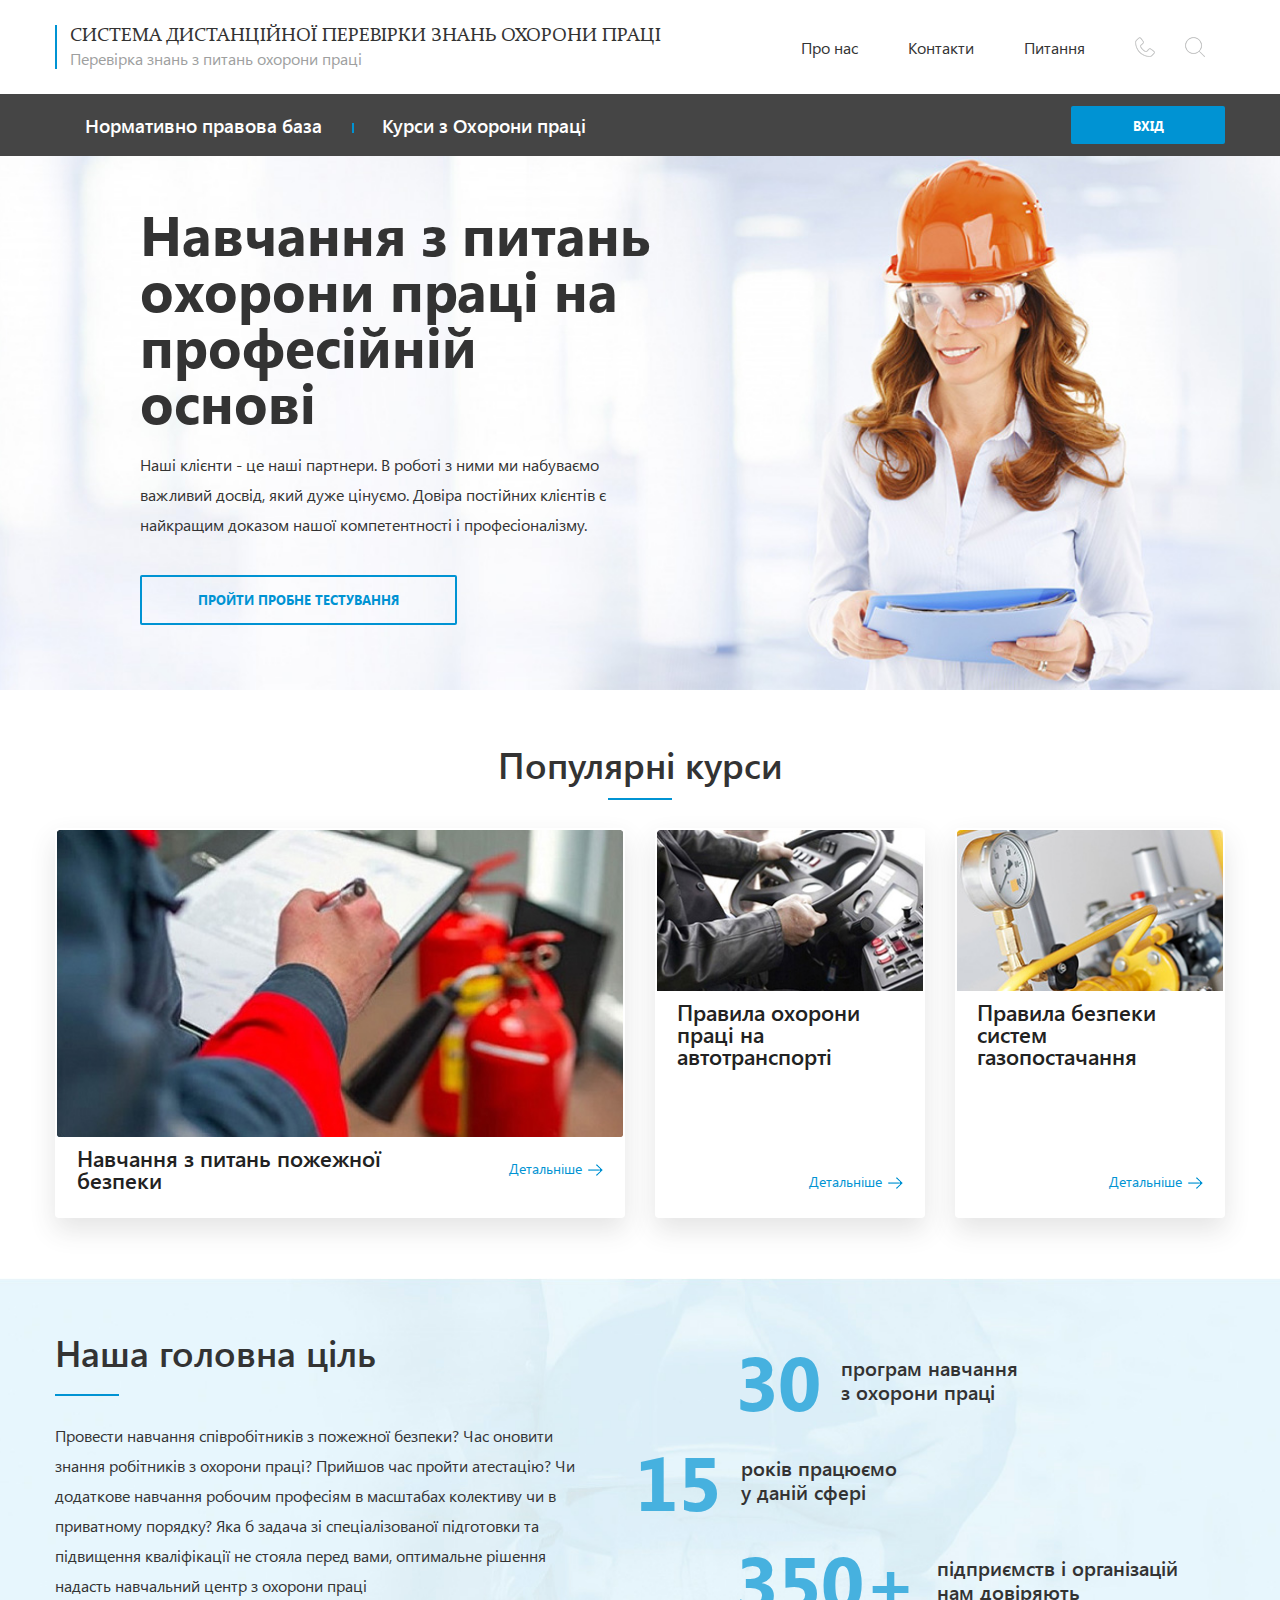
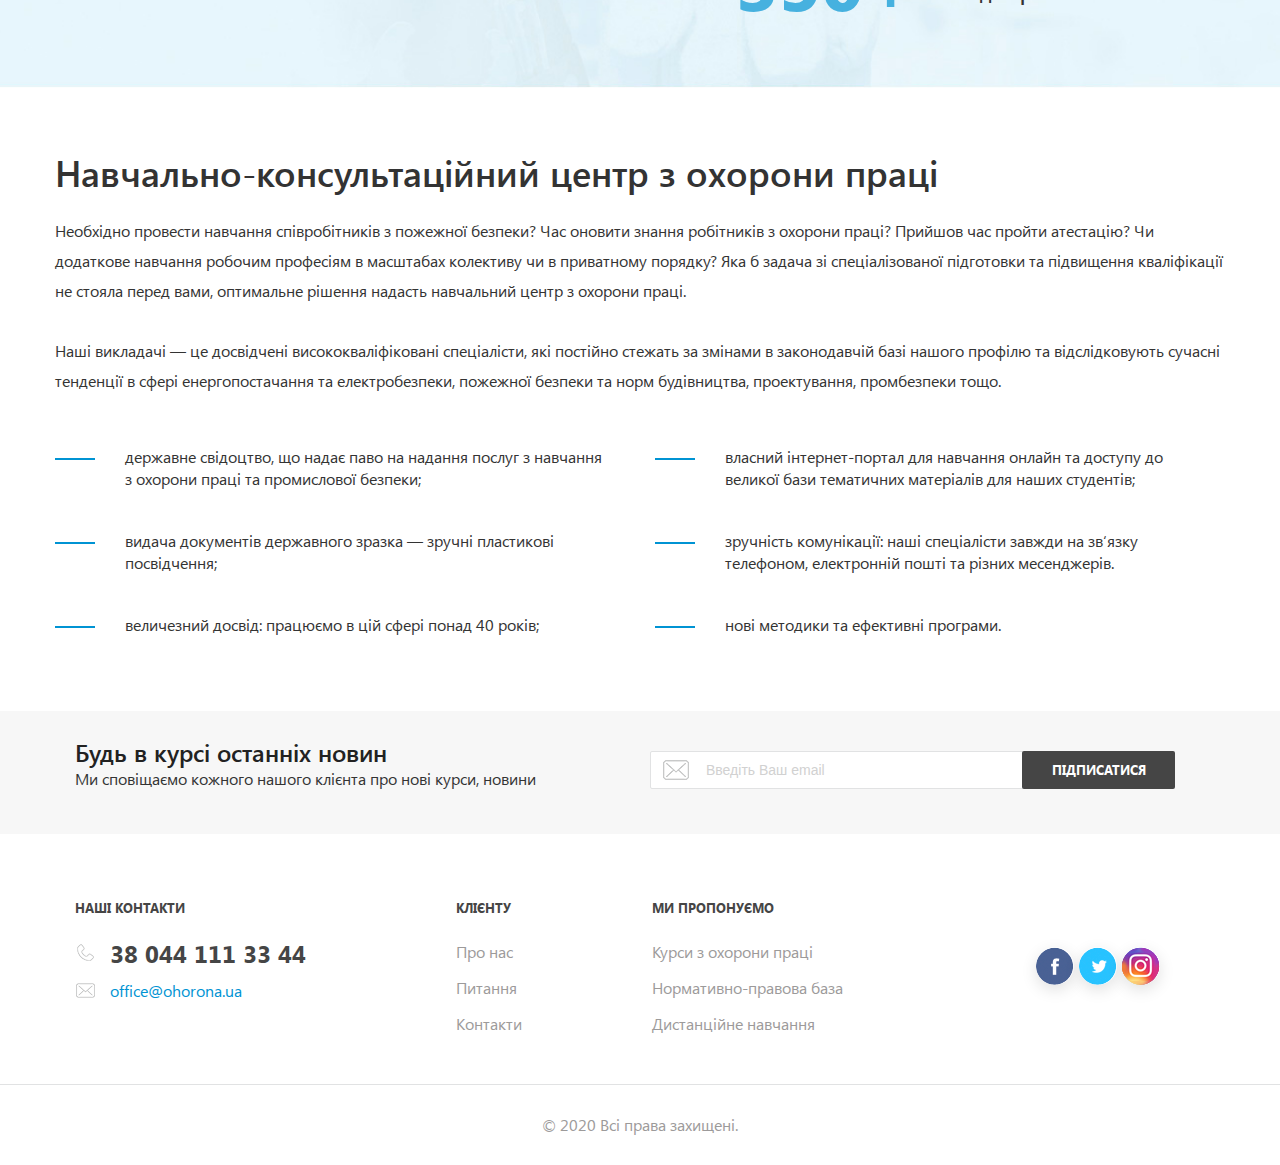
<file: index.html>
<!DOCTYPE html>
<html lang="en">
<head>
  <meta charset="UTF-8">
  <meta name="viewport" content="width=device-width, initial-scale=1, shrink-to-fit=no">
  <title>Home</title>
  <meta name="keywords" content="text, test">
  <meta name="description" content="very long text description">
  <link rel="stylesheet" href="css/style.css">
  <link rel="stylesheet" href="css/media.css">
  <script src="js/jquery-3.4.1.min.js"></script>
  <script src="js/jquery.maskedinput.min.js"></script>
  <script src="js/custom.js"></script>
  <link rel="shortcut icon" href="favicon.png" type="image/png">
</head>
<body>

<header class="header">
  <div class="container">
    <div class="header__innder">
      <a href="#" class="header__logo">
        <div class="header__logo-text-big">Система дистанційної перевірки знань охорони праці</div>
        <div class="header__logo-text-small">Перевірка знань з питань охорони праці</div>
      </a>
      <div class="header__menu">
        <a href="#" class="header__menu-item">Про нас</a>
        <a href="#" class="header__menu-item">Контакти</a>
        <a href="#" class="header__menu-item">Питання</a>
      </div>
      <div class="header__btns">
        <div class="header__btn">
          <a href="#"><img src="img/header-tel.png" alt=""></a>
        </div>
        <div class="header__btn">
          <a href="#"><img src="img/header-search.png" alt=""></a>
        </div>
      </div>
    </div>
  </div>
</header>

<nav class="navigation navigation--home">
  <div class="container">
    <div class="navigation__inner">
      <div class="navigation__menu">
        <div class="navigation__menu-item"><a href="#" class="navigation__menu-link">Нормативно правова база</a></div>
        <div class="navigation__menu-item"><a href="#" class="navigation__menu-link">Курси з Охорони праці</a></div>
      </div>
      <a href="#login" class="navigation__enter js-modal">Вхід</a>
    </div>
  </div>
</nav>

<section class="cta">
  <div class="container">
    <div class="cta__inner">
      <div class="cta__title">Навчання з питань
        охорони працi на
        професiйнiй основi
      </div>
      <div class="text">Наші клієнти - це наші партнери. В роботі з ними ми набуваємо
        важливий досвід, який дуже цінуємо. Довіра постійних клієнтів є
        найкращим доказом нашої компетентності і професіоналізму.
      </div>
      <a href="#" class="btn btn-blue-transparent cta__btn">Пройти пробне тестування</a>
    </div>
  </div>
</section>

<section class="popular">
  <div class="container">
    <div class="title title--center">Популярні курси</div>
    <div class="courses courses--popular">
      <div class="course course--half">
        <div class="course__box">
          <div class="course__img"><img src="img/course-1.jpg" alt=""></div>
          <div class="course__text">
            <div class="course__title">Навчання з питань пожежної безпеки</div>
            <a href="#" class="course__link">Детальніше <span><img src="img/course-arrow.png" alt=""></span></a>
          </div>
        </div>
      </div>
      <div class="course">
        <div class="course__box">
          <div class="course__img"><img src="img/course-2.jpg" alt=""></div>
          <div class="course__text">
            <div class="course__title">Правила охорони праці на автотранспорті</div>
            <a href="#" class="course__link">Детальніше<span><img src="img/course-arrow.png" alt=""></span></a>
          </div>
        </div>
      </div>
      <div class="course">
        <div class="course__box">
          <div class="course__img"><img src="img/course-3.jpg" alt=""></div>
          <div class="course__text">
            <div class="course__title">Правила безпеки систем газопостачання</div>
            <a href="#" class="course__link">Детальніше<span><img src="img/course-arrow.png" alt=""></span></a>
          </div>
        </div>
      </div>
    </div>
  </div>
</section>

<section class="goal">
  <div class="container">
    <div class="goal__inner">
      <div class="goal__text">
        <div class="title title--left">Наша головна ціль</div>
        <div class="text">Провести навчання співробітників з пожежної безпеки? Час оновити знання робітників з охорони
          праці? Прийшов час пройти атестацію? Чи додаткове навчання робочим професіям в масштабах колективу чи в
          приватному порядку? Яка б задача зі спеціалізованої підготовки та підвищення кваліфікації не стояла перед
          вами, оптимальне рішення надасть навчальний центр з охорони праці
        </div>
      </div>
      <div class="goal__numbers">
        <div class="numbers">
          <div class="number">
            <div class="number__value">30</div>
            <div class="number__text">програм навчання<br> з охорони праці</div>
          </div>
          <div class="number">
            <div class="number__value">15</div>
            <div class="number__text">років працюємо <br> у даній сфері</div>
          </div>
          <div class="number">
            <div class="number__value">350+</div>
            <div class="number__text">підприємств і організацій<br> нам довіряють</div>
          </div>
        </div>
      </div>
    </div>
  </div>
</section>

<section class="about">
  <div class="container">
    <div class="title title--about">Навчально-консультаційний центр з охорони праці</div>
    <div class="text">Необхідно провести навчання співробітників з пожежної безпеки? Час оновити знання робітників з
      охорони праці? Прийшов час пройти атестацію? Чи додаткове навчання робочим професіям в масштабах колективу чи в
      приватному порядку? Яка б задача зі спеціалізованої підготовки та підвищення кваліфікації не стояла перед вами,
      оптимальне рішення надасть навчальний центр з охорони праці.<br><br>
      Наші викладачі — це досвідчені висококваліфіковані спеціалісти, які постійно стежать за змінами в законодавчій
      базі нашого профілю та відслідковують сучасні тенденції в сфері енергопостачання та електробезпеки, пожежної
      безпеки та норм будівництва, проектування, промбезпеки тощо.
    </div>
    <div class="list list--about">
      <div class="list__col">
        <div class="list__item">державне свідоцтво, що надає паво на надання послуг з навчання з охорони праці та
          промислової безпеки;
        </div>
        <div class="list__item">видача документів державного зразка — зручні пластикові посвідчення;</div>
        <div class="list__item">величезний досвід: працюємо в цій сфері понад 40 років;</div>
      </div>
      <div class="list__col">
        <div class="list__item">власний інтернет-портал для навчання онлайн та доступу до великої бази тематичних
          матеріалів для наших студентів;
        </div>
        <div class="list__item">зручність комунікації: наші спеціалісти завжди на зв‘язку телефоном, електронній пошті
          та різних месенджерів.
        </div>
        <div class="list__item">нові методики та ефективні програми.</div>
      </div>
    </div>
  </div>
</section>

<section class="subscribe">
  <div class="container">
    <div class="subscribe__inner">
      <div class="subscribe__text">
        <div class="subscribe__text-big">Будь в курсі останніх новин</div>
        <div class="subscribe__text-small">Ми сповіщаємо кожного нашого клієнта про нові курси, новини</div>
      </div>
      <div class="subscribe__form">
        <div class="subscribe__form-inp">
          <div class="subscribe__form-icon"><img src="img/subscribe-form.png" alt=""></div>
          <input type="text" name="subs" id="subs" class="inp-subscribe" placeholder="Введіть Ваш email">
        </div>
        <button class="btn-subscribe" type="submit">Підписатися</button>
      </div>
    </div>
  </div>
</section>

<footer class="footer">
  <div class="container">
    <div class="footer__inner">
      <div class="footer__contacts">
        <div class="footer__title">Наші контакти</div>
        <div class="footer__tel">
          <div class="footer__contacts__icon"><img src="img/footer-tel.png" alt=""></div>
          <a href="tel:38 044 111 33 44">38 044 111 33 44</a>
        </div>
        <div class="footer__mail">
          <div class="footer__contacts__icon"><img src="img/footer-mail.png" alt=""></div>
          <a href="mailto:office@ohorona.ua">office@ohorona.ua</a>
        </div>
      </div>
      <div class="footer__menu">
        <div class="footer__menu-col">
          <div class="footer__title">Клієнту</div>
          <a href="#" class="footer__menu-link">Про нас</a>
          <a href="#" class="footer__menu-link">Питання</a>
          <a href="#" class="footer__menu-link">Контакти</a>
        </div>
        <div class="footer__menu-col">
          <div class="footer__title">Ми пропонуємо</div>
          <a href="#" class="footer__menu-link">Курси з охорони праці</a>
          <a href="#" class="footer__menu-link">Нормативно-правова база</a>
          <a href="#" class="footer__menu-link">Дистанційне навчання</a>
        </div>
      </div>
      <div class="footer__socials">
        <!--<a href="#" target="_blank" class="footer__socials-item"><img src="img/vk.png" alt=""></a>-->
        <a href="#" target="_blank" class="footer__socials-item"><img src="img/fb.png" alt=""></a>
        <a href="#" target="_blank" class="footer__socials-item"><img src="img/twitter.png" alt=""></a>
        <a href="#" target="_blank" class="footer__socials-item"><img src="img/insta.png" alt=""></a>
      </div>
    </div>
  </div>
  <div class="copyright">© 2020 Всі права захищені.</div>
</footer>

<div class="modal">
  <div class="modal-window" id="login">
    <div class="modal-close js-modal-close"><img src="img/modal-close.png" alt=""></div>
    <div class="title title--center">Авторизація</div>
    <form action="" method="get" class="modal-form">
      <input type="text" name="q" id="q" class="inp" placeholder="Логін">
      <input type="password" name="qw" id="qw" class="inp" placeholder="Пароль">
      <label for="qww" class="checkbox">
        <input type="checkbox" name="qww" id="qww">
        <span></span>
        Погоджуюсь на обробку персональних даних
      </label>
      <button class="btn btn-blue-transparent modal-submit" type="submit">Відправити</button>
    </form>
  </div>
</div>

</body>
</html>
</file>
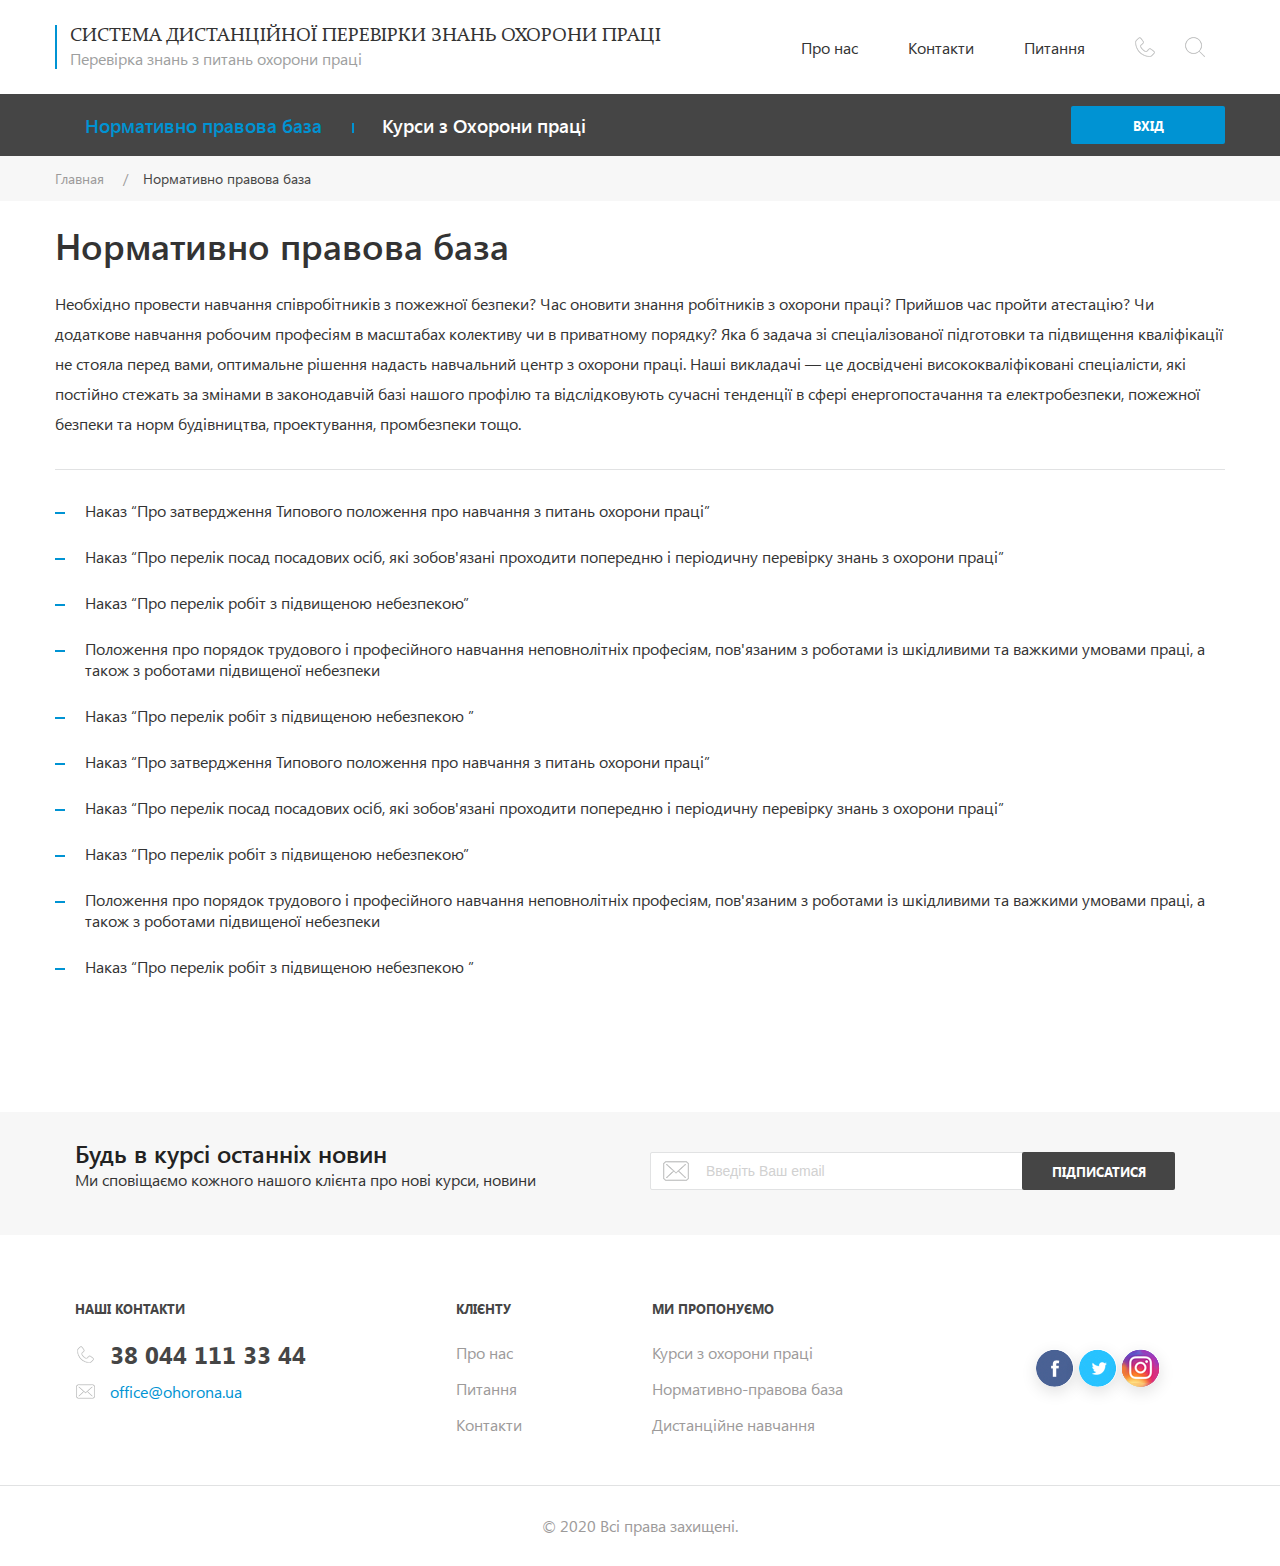
<file: base.html>
<!DOCTYPE html>
<html lang="en">
<head>
  <meta charset="UTF-8">
  <meta name="viewport" content="width=device-width, initial-scale=1, shrink-to-fit=no">
  <title>Base</title>
  <meta name="keywords" content="text, test">
  <meta name="description" content="very long text description">
  <link rel="stylesheet" href="css/style.css">
  <link rel="stylesheet" href="css/media.css">
  <script src="js/jquery-3.4.1.min.js"></script>
  <script src="js/jquery.maskedinput.min.js"></script>
  <script src="js/custom.js"></script>
  <link rel="shortcut icon" href="favicon.png" type="image/png">
</head>
<body>

<header class="header">
  <div class="container">
    <div class="header__innder">
      <a href="#" class="header__logo">
        <div class="header__logo-text-big">Система дистанційної перевірки знань охорони праці</div>
        <div class="header__logo-text-small">Перевірка знань з питань охорони праці</div>
      </a>
      <div class="header__menu">
        <a href="#" class="header__menu-item">Про нас</a>
        <a href="#" class="header__menu-item">Контакти</a>
        <a href="#" class="header__menu-item">Питання</a>
      </div>
      <div class="header__btns">
        <div class="header__btn">
          <a href="#"><img src="img/header-tel.png" alt=""></a>
        </div>
        <div class="header__btn">
          <a href="#"><img src="img/header-search.png" alt=""></a>
        </div>
      </div>
    </div>
  </div>
</header>

<nav class="navigation">
  <div class="container">
    <div class="navigation__inner">
      <div class="navigation__menu">
        <div class="navigation__menu-item"><a href="#" class="navigation__menu-link navigation__menu-link_active">Нормативно
          правова база</a></div>
        <div class="navigation__menu-item"><a href="#" class="navigation__menu-link">Курси з Охорони праці</a></div>
      </div>
      <a href="#" class="navigation__enter">Вхід</a>
    </div>
  </div>
</nav>

<section class="breadcrumbs">
  <div class="container">
    <div class="breadcrumbs__list">
      <div class="breadcrumbs__list-item">
        <a href="#" class="breadcrumbs__list-link">Главная</a>
      </div>
      <div class="breadcrumbs__list-item breadcrumbs__list-item_current">
        <span>Нормативно правова база</span>
      </div>
    </div>
  </div>
</section>

<section class="base-page">
  <div class="container">
    <h1 class="title title--courses-page">Нормативно правова база</h1>
    <div class="text">Необхідно провести навчання співробітників з пожежної безпеки? Час оновити знання робітників з
      охорони праці? Прийшов час пройти атестацію? Чи додаткове навчання робочим професіям в масштабах колективу чи в
      приватному порядку? Яка б задача зі спеціалізованої підготовки та підвищення кваліфікації не стояла перед вами,
      оптимальне рішення надасть навчальний центр з охорони праці. Наші викладачі — це досвідчені висококваліфіковані
      спеціалісти, які постійно стежать за змінами в законодавчій базі нашого профілю та відслідковують сучасні
      тенденції в сфері енергопостачання та електробезпеки, пожежної безпеки та норм будівництва, проектування,
      промбезпеки тощо.
    </div>
    <div class="base-page__list">
      <div class="base-page__list-item">
        <a href="#" class="base-page__link">Наказ “Про затвердження Типового положення про навчання з питань охорони праці”</a>
      </div>
      <div class="base-page__list-item">
        <a href="#" class="base-page__link">Наказ “Про перелік посад посадових осіб, які зобов'язані проходити попередню і періодичну перевірку  знань з охорони праці”
        </a>
      </div>
      <div class="base-page__list-item">
        <a href="#" class="base-page__link">Наказ “Про перелік робіт з підвищеною небезпекою”</a>
      </div>
      <div class="base-page__list-item">
        <a href="#" class="base-page__link">Положення про порядок трудового і професійного навчання неповнолітніх професіям, пов'язаним з роботами із шкідливими та важкими умовами праці,
          а також з роботами підвищеної небезпеки</a>
      </div>
      <div class="base-page__list-item">
        <a href="#" class="base-page__link">Наказ “Про перелік робіт з підвищеною небезпекою ” </a>
      </div>
      <div class="base-page__list-item">
        <a href="#" class="base-page__link">Наказ “Про затвердження Типового положення про навчання з питань охорони праці” </a>
      </div>
      <div class="base-page__list-item">
        <a href="#" class="base-page__link">Наказ “Про перелік посад посадових осіб, які зобов'язані проходити попередню і періодичну перевірку  знань з охорони праці”
        </a>
      </div>
      <div class="base-page__list-item">
        <a href="#" class="base-page__link">Наказ “Про перелік робіт з підвищеною небезпекою” </a>
      </div>
      <div class="base-page__list-item">
        <a href="#" class="base-page__link">Положення про порядок трудового і професійного навчання неповнолітніх професіям, пов'язаним з роботами із шкідливими та важкими умовами праці,
          а також з роботами підвищеної небезпеки</a>
      </div>
      <div class="base-page__list-item">
        <a href="#" class="base-page__link">Наказ “Про перелік робіт з підвищеною небезпекою ”</a>
      </div>
    </div>
  </div>
</section>

<section class="subscribe">
  <div class="container">
    <div class="subscribe__inner">
      <div class="subscribe__text">
        <div class="subscribe__text-big">Будь в курсі останніх новин</div>
        <div class="subscribe__text-small">Ми сповіщаємо кожного нашого клієнта про нові курси, новини</div>
      </div>
      <div class="subscribe__form">
        <div class="subscribe__form-inp">
          <div class="subscribe__form-icon"><img src="img/subscribe-form.png" alt=""></div>
          <input type="text" name="subs" id="subs" class="inp-subscribe" placeholder="Введіть Ваш email">
        </div>
        <button class="btn-subscribe" type="submit">Підписатися</button>
      </div>
    </div>
  </div>
</section>

<footer class="footer">
  <div class="container">
    <div class="footer__inner">
      <div class="footer__contacts">
        <div class="footer__title">Наші контакти</div>
        <div class="footer__tel">
          <div class="footer__contacts__icon"><img src="img/footer-tel.png" alt=""></div>
          <a href="tel:38 044 111 33 44">38 044 111 33 44</a>
        </div>
        <div class="footer__mail">
          <div class="footer__contacts__icon"><img src="img/footer-mail.png" alt=""></div>
          <a href="mailto:office@ohorona.ua">office@ohorona.ua</a>
        </div>
      </div>
      <div class="footer__menu">
        <div class="footer__menu-col">
          <div class="footer__title">Клієнту</div>
          <a href="#" class="footer__menu-link">Про нас</a>
          <a href="#" class="footer__menu-link">Питання</a>
          <a href="#" class="footer__menu-link">Контакти</a>
        </div>
        <div class="footer__menu-col">
          <div class="footer__title">Ми пропонуємо</div>
          <a href="#" class="footer__menu-link">Курси з охорони праці</a>
          <a href="#" class="footer__menu-link">Нормативно-правова база</a>
          <a href="#" class="footer__menu-link">Дистанційне навчання</a>
        </div>
      </div>
      <div class="footer__socials">
        <!--<a href="#" target="_blank" class="footer__socials-item"><img src="img/vk.png" alt=""></a>-->
        <a href="#" target="_blank" class="footer__socials-item"><img src="img/fb.png" alt=""></a>
        <a href="#" target="_blank" class="footer__socials-item"><img src="img/twitter.png" alt=""></a>
        <a href="#" target="_blank" class="footer__socials-item"><img src="img/insta.png" alt=""></a>
      </div>
    </div>
  </div>
  <div class="copyright">© 2020 Всі права захищені.</div>
</footer>

</body>
</html>
</file>
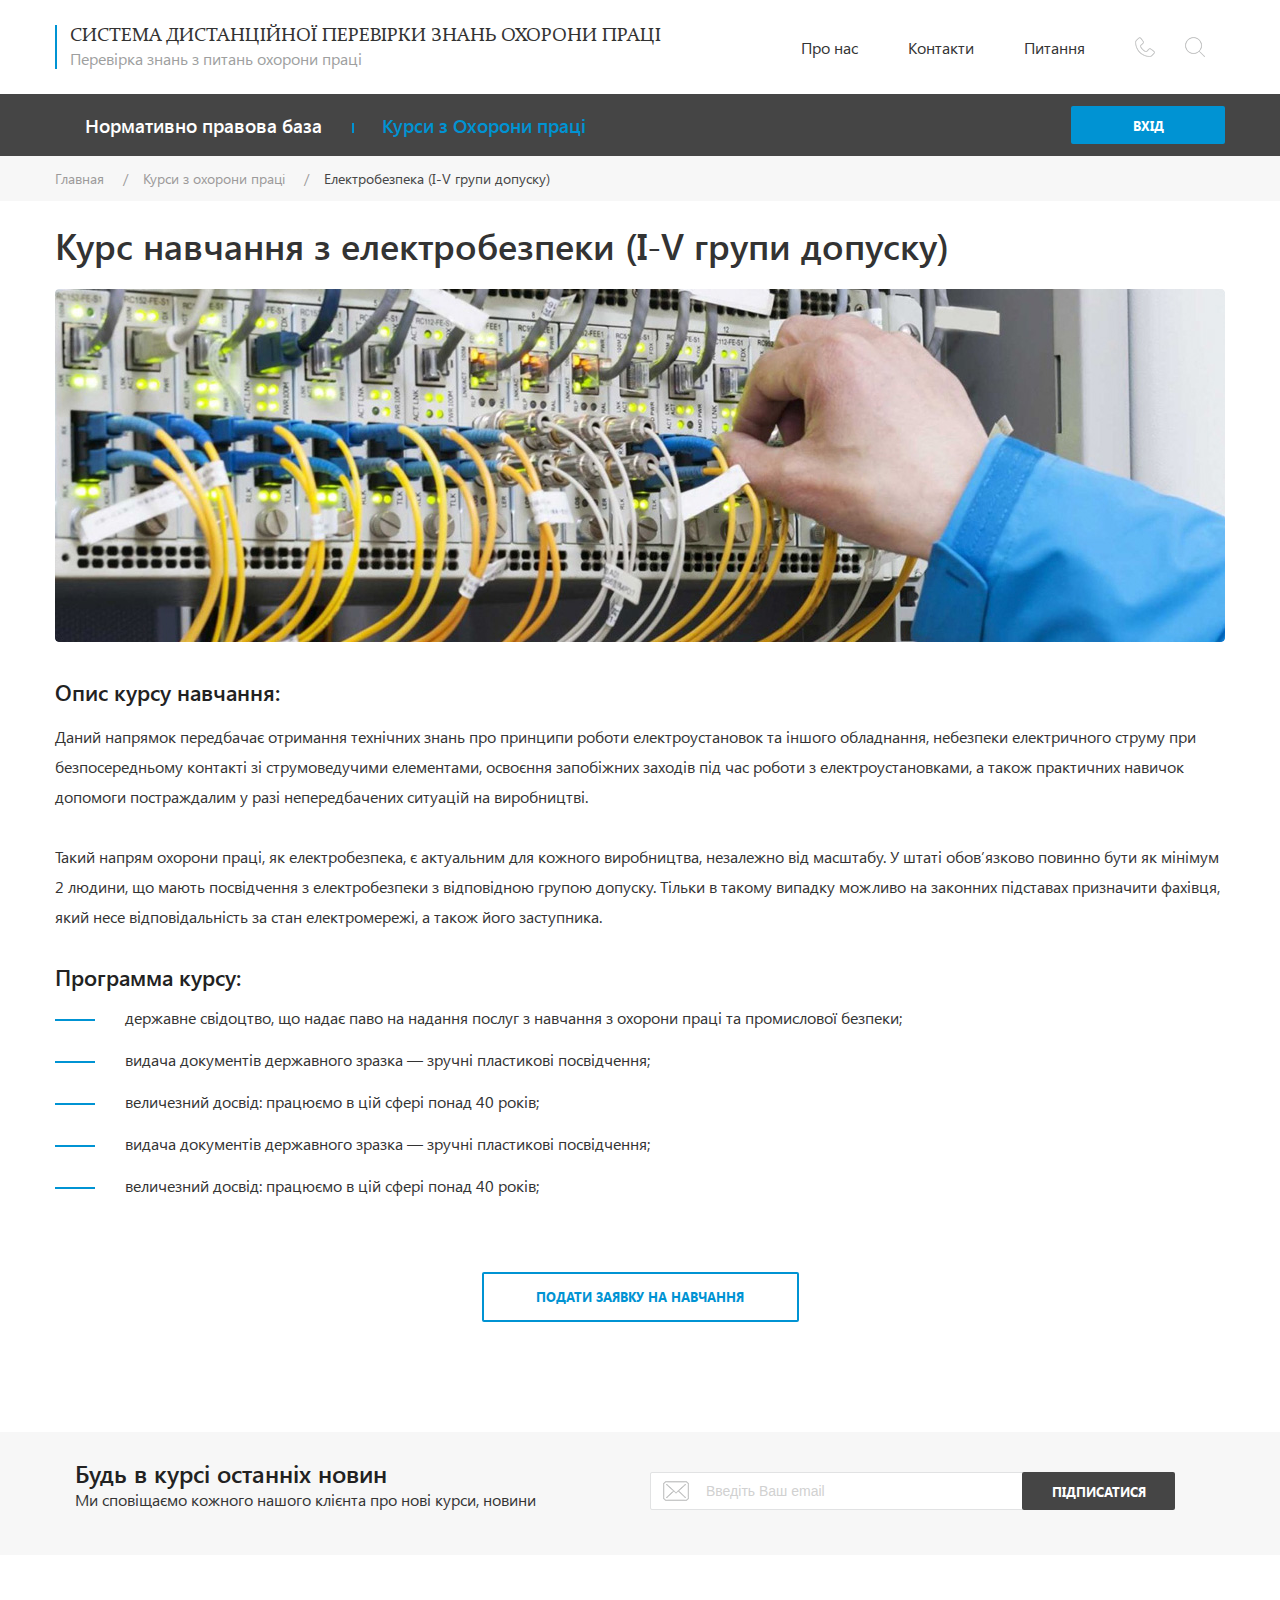
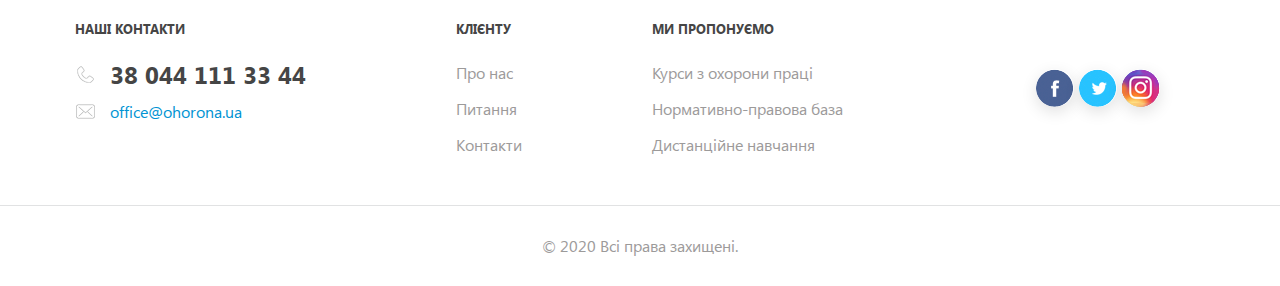
<file: course-details.html>
<!DOCTYPE html>
<html lang="en">
<head>
  <meta charset="UTF-8">
  <meta name="viewport" content="width=device-width, initial-scale=1, shrink-to-fit=no">
  <title>Course Details</title>
  <meta name="keywords" content="text, test">
  <meta name="description" content="very long text description">
  <link rel="stylesheet" href="css/style.css">
  <link rel="stylesheet" href="css/media.css">
  <script src="js/jquery-3.4.1.min.js"></script>
  <script src="js/jquery.maskedinput.min.js"></script>
  <script src="js/custom.js"></script>
  <link rel="shortcut icon" href="favicon.png" type="image/png">
</head>
<body>

<header class="header">
  <div class="container">
    <div class="header__innder">
      <a href="#" class="header__logo">
        <div class="header__logo-text-big">Система дистанційної перевірки знань охорони праці</div>
        <div class="header__logo-text-small">Перевірка знань з питань охорони праці</div>
      </a>
      <div class="header__menu">
        <a href="#" class="header__menu-item">Про нас</a>
        <a href="#" class="header__menu-item">Контакти</a>
        <a href="#" class="header__menu-item">Питання</a>
      </div>
      <div class="header__btns">
        <div class="header__btn">
          <a href="#"><img src="img/header-tel.png" alt=""></a>
        </div>
        <div class="header__btn">
          <a href="#"><img src="img/header-search.png" alt=""></a>
        </div>
      </div>
    </div>
  </div>
</header>

<nav class="navigation">
  <div class="container">
    <div class="navigation__inner">
      <div class="navigation__menu">
        <div class="navigation__menu-item"><a href="#" class="navigation__menu-link">Нормативно правова база</a></div>
        <div class="navigation__menu-item"><a href="#" class="navigation__menu-link navigation__menu-link_active">Курси
          з Охорони праці</a></div>
      </div>
      <a href="#" class="navigation__enter">Вхід</a>
    </div>
  </div>
</nav>

<section class="breadcrumbs">
  <div class="container">
    <div class="breadcrumbs__list">
      <div class="breadcrumbs__list-item">
        <a href="#" class="breadcrumbs__list-link">Главная</a>
      </div>
      <div class="breadcrumbs__list-item">
        <a href="#" class="breadcrumbs__list-link">Курси з охорони праці</a>
      </div>
      <div class="breadcrumbs__list-item breadcrumbs__list-item_current">
        <span>Електробезпека (I-V групи допуску)</span>
      </div>
    </div>
  </div>
</section>

<section class="course-detail-page">
  <div class="container">
    <h1 class="title title--courses-page">Курс навчання з електробезпеки (I-V групи допуску)</h1>
    <div class="course-detail-page__img"><img src="img/course-details.jpg" alt=""></div>
    <div class="title-medium title-medium--course-detail-page">Опис курсу навчання:</div>
    <div class="text">Даний напрямок передбачає отримання технічних знань про принципи роботи електроустановок та іншого
      обладнання, небезпеки електричного струму при безпосередньому контакті зі струмоведучими елементами, освоєння
      запобіжних заходів під час роботи з електроустановками, а також практичних навичок допомоги постраждалим у разі
      непередбачених ситуацій на виробництві.
    </div>
    <div class="text">Такий напрям охорони праці, як електробезпека, є актуальним для кожного виробництва, незалежно від
      масштабу. У
      штаті обов’язково повинно бути як мінімум 2 людини, що мають посвідчення з електробезпеки з відповідною групою
      допуску. Тільки в такому випадку можливо на законних підставах призначити фахівця, який несе відповідальність за
      стан електромережі, а також його заступника.
    </div>
    <div class="title-medium title-medium--course-detail-page">Программа курсу:</div>
    <div class="course-detail-page__list">
      <div class="list__item">державне свідоцтво, що надає паво на надання послуг з навчання з охорони праці та промислової безпеки;</div>
      <div class="list__item">видача документів державного зразка — зручні пластикові посвідчення;</div>
      <div class="list__item">величезний досвід: працюємо в цій сфері понад 40 років;</div>
      <div class="list__item">видача документів державного зразка — зручні пластикові посвідчення;</div>
      <div class="list__item">величезний досвід: працюємо в цій сфері понад 40 років;</div>
    </div>
    <a href="#" class="btn btn-blue-transparent course-detail-page__btn js-course-request">Подати заявку на навчання</a>
    <div class="course-detail-page-request">
      <div class="title title--center">Заявка на навчання</div>
      <form action="" method="get" class="course-detail-page-request__form">
        <input type="text" name="e" id="e" class="inp" placeholder="ПІБ" required>
        <input type="tel" name="wqe" id="wqe" class="inp" placeholder="Контактний телефон" required>
        <input type="email" name="wq" id="wq" class="inp" placeholder="Email" required>
        <input type="text" name="qwe" id="qwe" class="inp" placeholder="Назва організації">
        <button class="btn btn-blue-transparent course-detail-page-request__btn" type="submit">Відправити заявку</button>
      </form>
    </div>
  </div>
</section>

<section class="subscribe">
  <div class="container">
    <div class="subscribe__inner">
      <div class="subscribe__text">
        <div class="subscribe__text-big">Будь в курсі останніх новин</div>
        <div class="subscribe__text-small">Ми сповіщаємо кожного нашого клієнта про нові курси, новини</div>
      </div>
      <div class="subscribe__form">
        <div class="subscribe__form-inp">
          <div class="subscribe__form-icon"><img src="img/subscribe-form.png" alt=""></div>
          <input type="text" name="subs" id="subs" class="inp-subscribe" placeholder="Введіть Ваш email">
        </div>
        <button class="btn-subscribe" type="submit">Підписатися</button>
      </div>
    </div>
  </div>
</section>

<footer class="footer">
  <div class="container">
    <div class="footer__inner">
      <div class="footer__contacts">
        <div class="footer__title">Наші контакти</div>
        <div class="footer__tel">
          <div class="footer__contacts__icon"><img src="img/footer-tel.png" alt=""></div>
          <a href="tel:38 044 111 33 44">38 044 111 33 44</a>
        </div>
        <div class="footer__mail">
          <div class="footer__contacts__icon"><img src="img/footer-mail.png" alt=""></div>
          <a href="mailto:office@ohorona.ua">office@ohorona.ua</a>
        </div>
      </div>
      <div class="footer__menu">
        <div class="footer__menu-col">
          <div class="footer__title">Клієнту</div>
          <a href="#" class="footer__menu-link">Про нас</a>
          <a href="#" class="footer__menu-link">Питання</a>
          <a href="#" class="footer__menu-link">Контакти</a>
        </div>
        <div class="footer__menu-col">
          <div class="footer__title">Ми пропонуємо</div>
          <a href="#" class="footer__menu-link">Курси з охорони праці</a>
          <a href="#" class="footer__menu-link">Нормативно-правова база</a>
          <a href="#" class="footer__menu-link">Дистанційне навчання</a>
        </div>
      </div>
      <div class="footer__socials">
        <!--<a href="#" target="_blank" class="footer__socials-item"><img src="img/vk.png" alt=""></a>-->
        <a href="#" target="_blank" class="footer__socials-item"><img src="img/fb.png" alt=""></a>
        <a href="#" target="_blank" class="footer__socials-item"><img src="img/twitter.png" alt=""></a>
        <a href="#" target="_blank" class="footer__socials-item"><img src="img/insta.png" alt=""></a>
      </div>
    </div>
  </div>
  <div class="copyright">© 2020 Всі права захищені.</div>
</footer>

<div class="modal">
  <div class="modal-window" id="login">
    <div class="modal-close js-modal-close"><img src="img/modal-close.png" alt=""></div>
    <div class="title title--center">Авторизація</div>
    <form action="" method="get" class="modal-form">
      <input type="text" name="q" id="q" class="inp" placeholder="Логін">
      <input type="password" name="qw" id="qw" class="inp" placeholder="Пароль">
      <label for="qww" class="checkbox">
        <input type="checkbox" name="qww" id="qww">
        <span></span>
        Погоджуюсь на обробку персональних даних
      </label>
      <button class="btn btn-blue-transparent modal-submit" type="submit">Відправити</button>
    </form>
  </div>
</div>

</body>
</html>
</file>
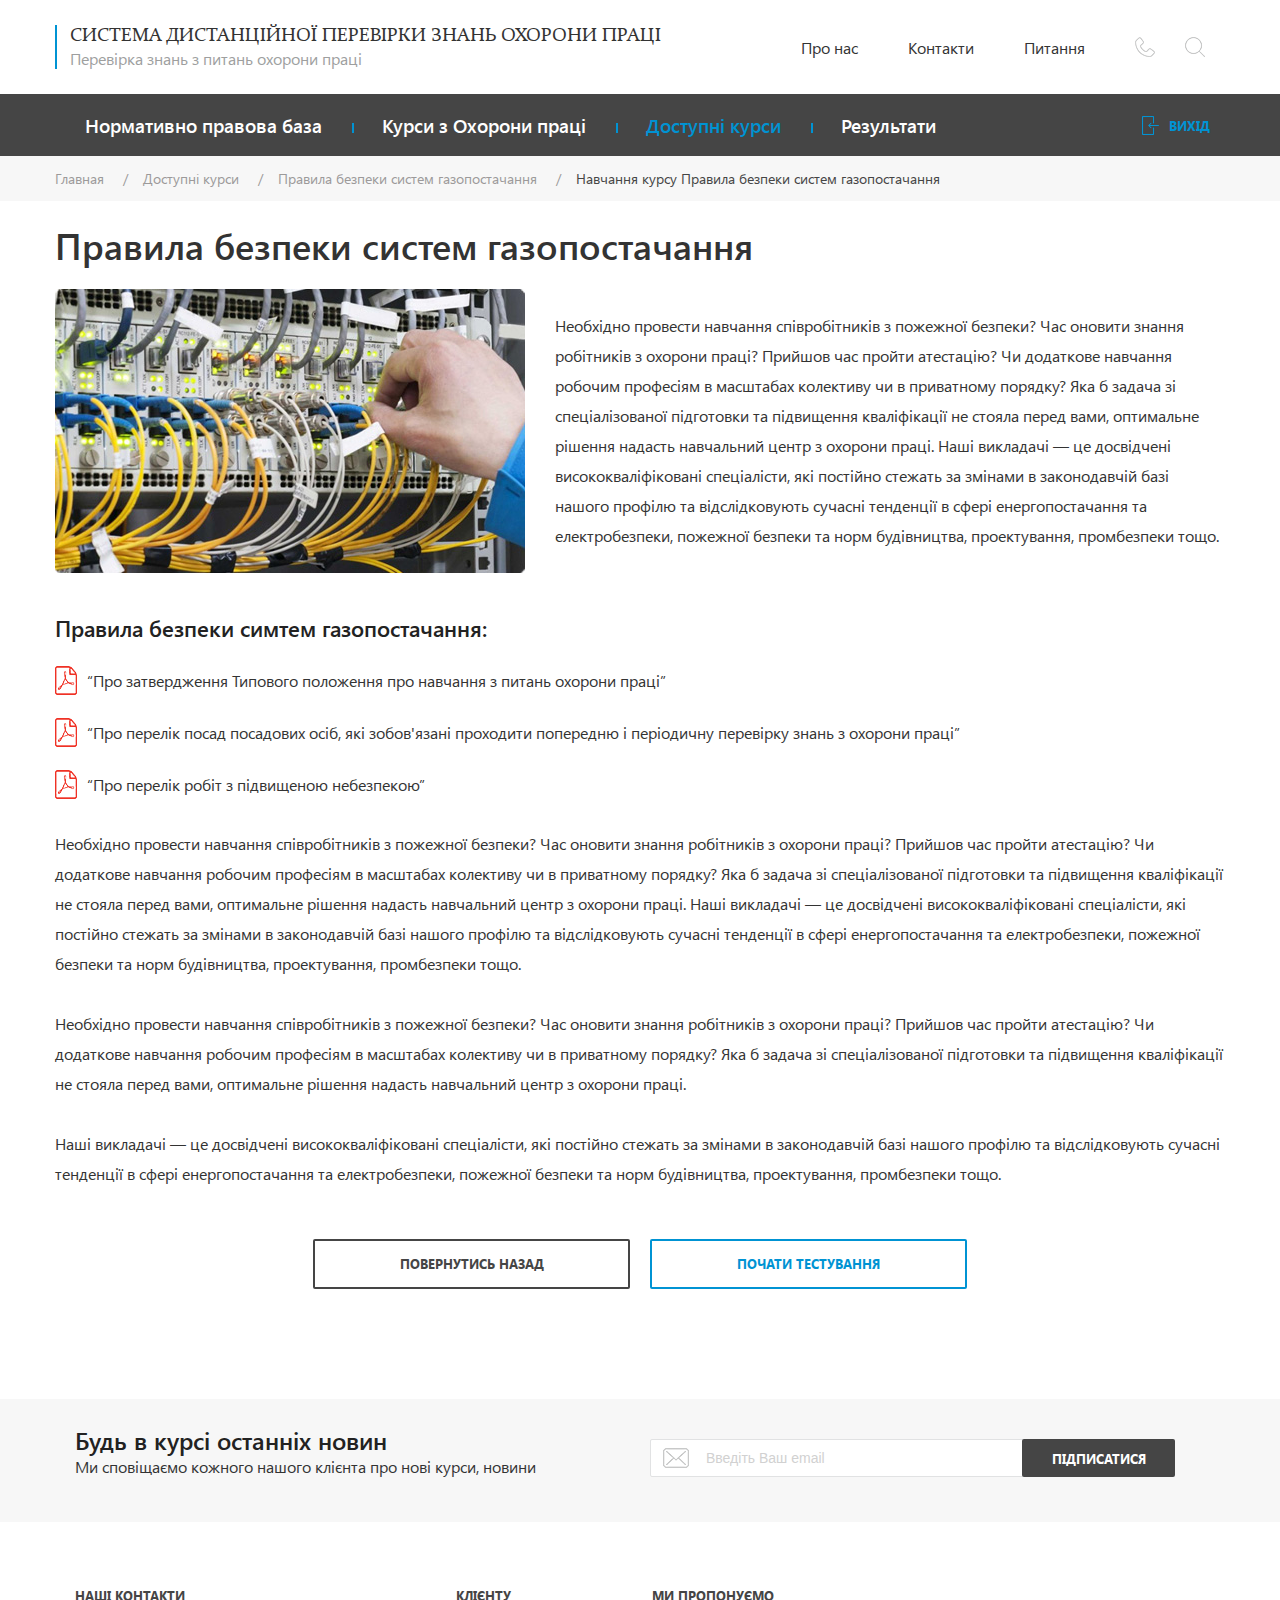
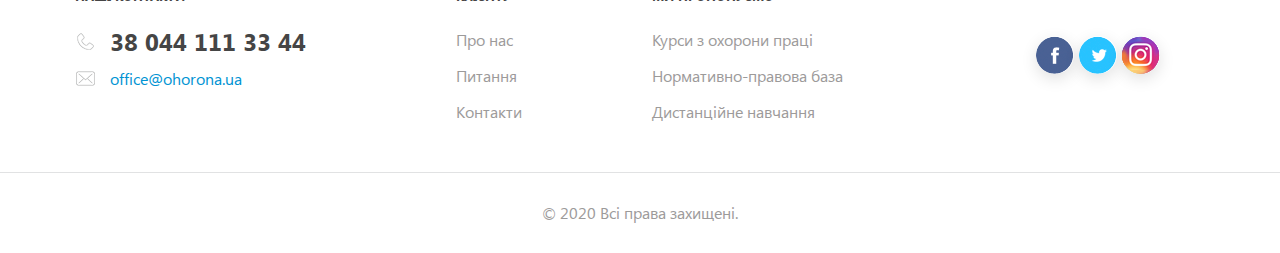
<file: course-learn.html>
<!DOCTYPE html>
<html lang="en">
<head>
  <meta charset="UTF-8">
  <meta name="viewport" content="width=device-width, initial-scale=1, shrink-to-fit=no">
  <title>Course Learn</title>
  <meta name="keywords" content="text, test">
  <meta name="description" content="very long text description">
  <link rel="stylesheet" href="css/style.css">
  <link rel="stylesheet" href="css/media.css">
  <script src="js/jquery-3.4.1.min.js"></script>
  <script src="js/jquery.maskedinput.min.js"></script>
  <script src="js/custom.js"></script>
  <link rel="shortcut icon" href="favicon.png" type="image/png">
</head>
<body>

<header class="header">
  <div class="container">
    <div class="header__innder">
      <a href="#" class="header__logo">
        <div class="header__logo-text-big">Система дистанційної перевірки знань охорони праці</div>
        <div class="header__logo-text-small">Перевірка знань з питань охорони праці</div>
      </a>
      <div class="header__menu">
        <a href="#" class="header__menu-item">Про нас</a>
        <a href="#" class="header__menu-item">Контакти</a>
        <a href="#" class="header__menu-item">Питання</a>
      </div>
      <div class="header__btns">
        <div class="header__btn">
          <a href="#"><img src="img/header-tel.png" alt=""></a>
        </div>
        <div class="header__btn">
          <a href="#"><img src="img/header-search.png" alt=""></a>
        </div>
      </div>
    </div>
  </div>
</header>

<nav class="navigation">
  <div class="container">
    <div class="navigation__inner">
      <div class="navigation__menu">
        <div class="navigation__menu-item"><a href="#" class="navigation__menu-link">Нормативно правова база</a></div>
        <div class="navigation__menu-item"><a href="#" class="navigation__menu-link">Курси з Охорони праці</a></div>
        <div class="navigation__menu-item"><a href="#" class="navigation__menu-link navigation__menu-link_active">Доступні
          курси </a></div>
        <div class="navigation__menu-item"><a href="#" class="navigation__menu-link">Результати</a></div>
      </div>
      <a href="#" class="navigation__logout"><span class="navigation__logout-icon"><img src="img/logout.png"
                                                                                        alt=""></span>Вихід</a>
    </div>
  </div>
</nav>

<section class="breadcrumbs">
  <div class="container">
    <div class="breadcrumbs__list">
      <div class="breadcrumbs__list-item">
        <a href="#" class="breadcrumbs__list-link">Главная</a>
      </div>
      <div class="breadcrumbs__list-item">
        <a href="#" class="breadcrumbs__list-link">Доступні курси</a>
      </div>
      <div class="breadcrumbs__list-item">
        <a href="#" class="breadcrumbs__list-link">Правила безпеки систем газопостачання</a>
      </div>
      <div class="breadcrumbs__list-item breadcrumbs__list-item_current">
        <span>Навчання курсу Правила безпеки систем газопостачання</span>
      </div>
    </div>
  </div>
</section>

<section class="course-learn-page">
  <div class="container">
    <h1 class="title title--courses-page">Правила безпеки систем газопостачання</h1>
    <div class="course-learn-page__intro">
      <div class="course-learn-page__intro-img"><img src="img/course-learn.jpg" alt=""></div>
      <div class="text course-learn-page__intro-text">Необхідно провести навчання співробітників з пожежної безпеки? Час
        оновити знання робітників з
        охорони праці? Прийшов час пройти атестацію? Чи додаткове навчання робочим професіям в масштабах колективу чи в
        приватному порядку? Яка б задача зі спеціалізованої підготовки та підвищення кваліфікації не стояла перед вами,
        оптимальне рішення надасть навчальний центр з охорони праці. Наші викладачі — це досвідчені висококваліфіковані
        спеціалісти, які постійно стежать за змінами в законодавчій базі нашого профілю та відслідковують сучасні
        тенденції в сфері енергопостачання та електробезпеки, пожежної безпеки та норм будівництва, проектування,
        промбезпеки тощо.
      </div>
    </div>
    <div class="title-medium title-medium--course-detail-page">Правила безпеки симтем газопостачання:</div>
    <div class="course-pdfs">
      <div class="course-pdf">
        <div class="course-pdf__icon"><img src="img/icon-pdf.png" alt=""></div>
        <a href="#" download="file1.pdf" class="course-pdf__link">
          “Про затвердження Типового положення про навчання з питань охорони праці”
        </a>
      </div>
      <div class="course-pdf">
        <div class="course-pdf__icon"><img src="img/icon-pdf.png" alt=""></div>
        <a href="#" download="file1.pdf" class="course-pdf__link">
          “Про перелік посад посадових осіб, які зобов'язані проходити попередню і періодичну перевірку  знань з охорони праці”
        </a>
      </div>
      <div class="course-pdf">
        <div class="course-pdf__icon"><img src="img/icon-pdf.png" alt=""></div>
        <a href="#" download="file1.pdf" class="course-pdf__link">
          “Про перелік робіт з підвищеною небезпекою”
        </a>
      </div>
    </div>
    <div class="text">Необхідно провести навчання співробітників з пожежної безпеки? Час оновити знання робітників з
      охорони праці? Прийшов час пройти атестацію? Чи додаткове навчання робочим професіям в масштабах колективу чи в
      приватному порядку? Яка б задача зі спеціалізованої підготовки та підвищення кваліфікації не стояла перед вами,
      оптимальне рішення надасть навчальний центр з охорони праці. Наші викладачі — це досвідчені висококваліфіковані
      спеціалісти, які постійно стежать за змінами в законодавчій базі нашого профілю та відслідковують сучасні
      тенденції в сфері енергопостачання та електробезпеки, пожежної безпеки та норм будівництва, проектування,
      промбезпеки тощо.
    </div>
    <div class="text">Необхідно провести навчання співробітників з пожежної безпеки? Час оновити знання робітників з
      охорони праці?
      Прийшов час пройти атестацію? Чи додаткове навчання робочим професіям в масштабах колективу чи в приватному
      порядку? Яка б задача зі спеціалізованої підготовки та підвищення кваліфікації не стояла перед вами, оптимальне
      рішення надасть навчальний центр з охорони праці.
    </div>
    <div class="text">Наші викладачі — це досвідчені висококваліфіковані спеціалісти, які постійно стежать за змінами в
      законодавчій
      базі нашого профілю та відслідковують сучасні тенденції в сфері енергопостачання та електробезпеки, пожежної
      безпеки та норм будівництва, проектування, промбезпеки тощо.
    </div>
    <div class="course-rules-page__btns">
      <a href="#" class="btn btn-black-transparent course-rules-page__btn">повернутись Назад</a>
      <a href="#" class="btn btn-blue-transparent course-rules-page__btn">Почати тестування</a>
    </div>
  </div>
</section>

<section class="subscribe">
  <div class="container">
    <div class="subscribe__inner">
      <div class="subscribe__text">
        <div class="subscribe__text-big">Будь в курсі останніх новин</div>
        <div class="subscribe__text-small">Ми сповіщаємо кожного нашого клієнта про нові курси, новини</div>
      </div>
      <div class="subscribe__form">
        <div class="subscribe__form-inp">
          <div class="subscribe__form-icon"><img src="img/subscribe-form.png" alt=""></div>
          <input type="text" name="subs" id="subs" class="inp-subscribe" placeholder="Введіть Ваш email">
        </div>
        <button class="btn-subscribe" type="submit">Підписатися</button>
      </div>
    </div>
  </div>
</section>

<footer class="footer">
  <div class="container">
    <div class="footer__inner">
      <div class="footer__contacts">
        <div class="footer__title">Наші контакти</div>
        <div class="footer__tel">
          <div class="footer__contacts__icon"><img src="img/footer-tel.png" alt=""></div>
          <a href="tel:38 044 111 33 44">38 044 111 33 44</a>
        </div>
        <div class="footer__mail">
          <div class="footer__contacts__icon"><img src="img/footer-mail.png" alt=""></div>
          <a href="mailto:office@ohorona.ua">office@ohorona.ua</a>
        </div>
      </div>
      <div class="footer__menu">
        <div class="footer__menu-col">
          <div class="footer__title">Клієнту</div>
          <a href="#" class="footer__menu-link">Про нас</a>
          <a href="#" class="footer__menu-link">Питання</a>
          <a href="#" class="footer__menu-link">Контакти</a>
        </div>
        <div class="footer__menu-col">
          <div class="footer__title">Ми пропонуємо</div>
          <a href="#" class="footer__menu-link">Курси з охорони праці</a>
          <a href="#" class="footer__menu-link">Нормативно-правова база</a>
          <a href="#" class="footer__menu-link">Дистанційне навчання</a>
        </div>
      </div>
      <div class="footer__socials">
        <!--<a href="#" target="_blank" class="footer__socials-item"><img src="img/vk.png" alt=""></a>-->
        <a href="#" target="_blank" class="footer__socials-item"><img src="img/fb.png" alt=""></a>
        <a href="#" target="_blank" class="footer__socials-item"><img src="img/twitter.png" alt=""></a>
        <a href="#" target="_blank" class="footer__socials-item"><img src="img/insta.png" alt=""></a>
      </div>
    </div>
  </div>
  <div class="copyright">© 2020 Всі права захищені.</div>
</footer>

<div class="modal">
  <div class="modal-window" id="login">
    <div class="modal-close js-modal-close"><img src="img/modal-close.png" alt=""></div>
    <div class="title title--center">Авторизація</div>
    <form action="" method="get" class="modal-form">
      <input type="text" name="q" id="q" class="inp" placeholder="Логін">
      <input type="password" name="qw" id="qw" class="inp" placeholder="Пароль">
      <label for="qww" class="checkbox">
        <input type="checkbox" name="qww" id="qww">
        <span></span>
        Погоджуюсь на обробку персональних даних
      </label>
      <button class="btn btn-blue-transparent modal-submit" type="submit">Відправити</button>
    </form>
  </div>
</div>

</body>
</html>
</file>
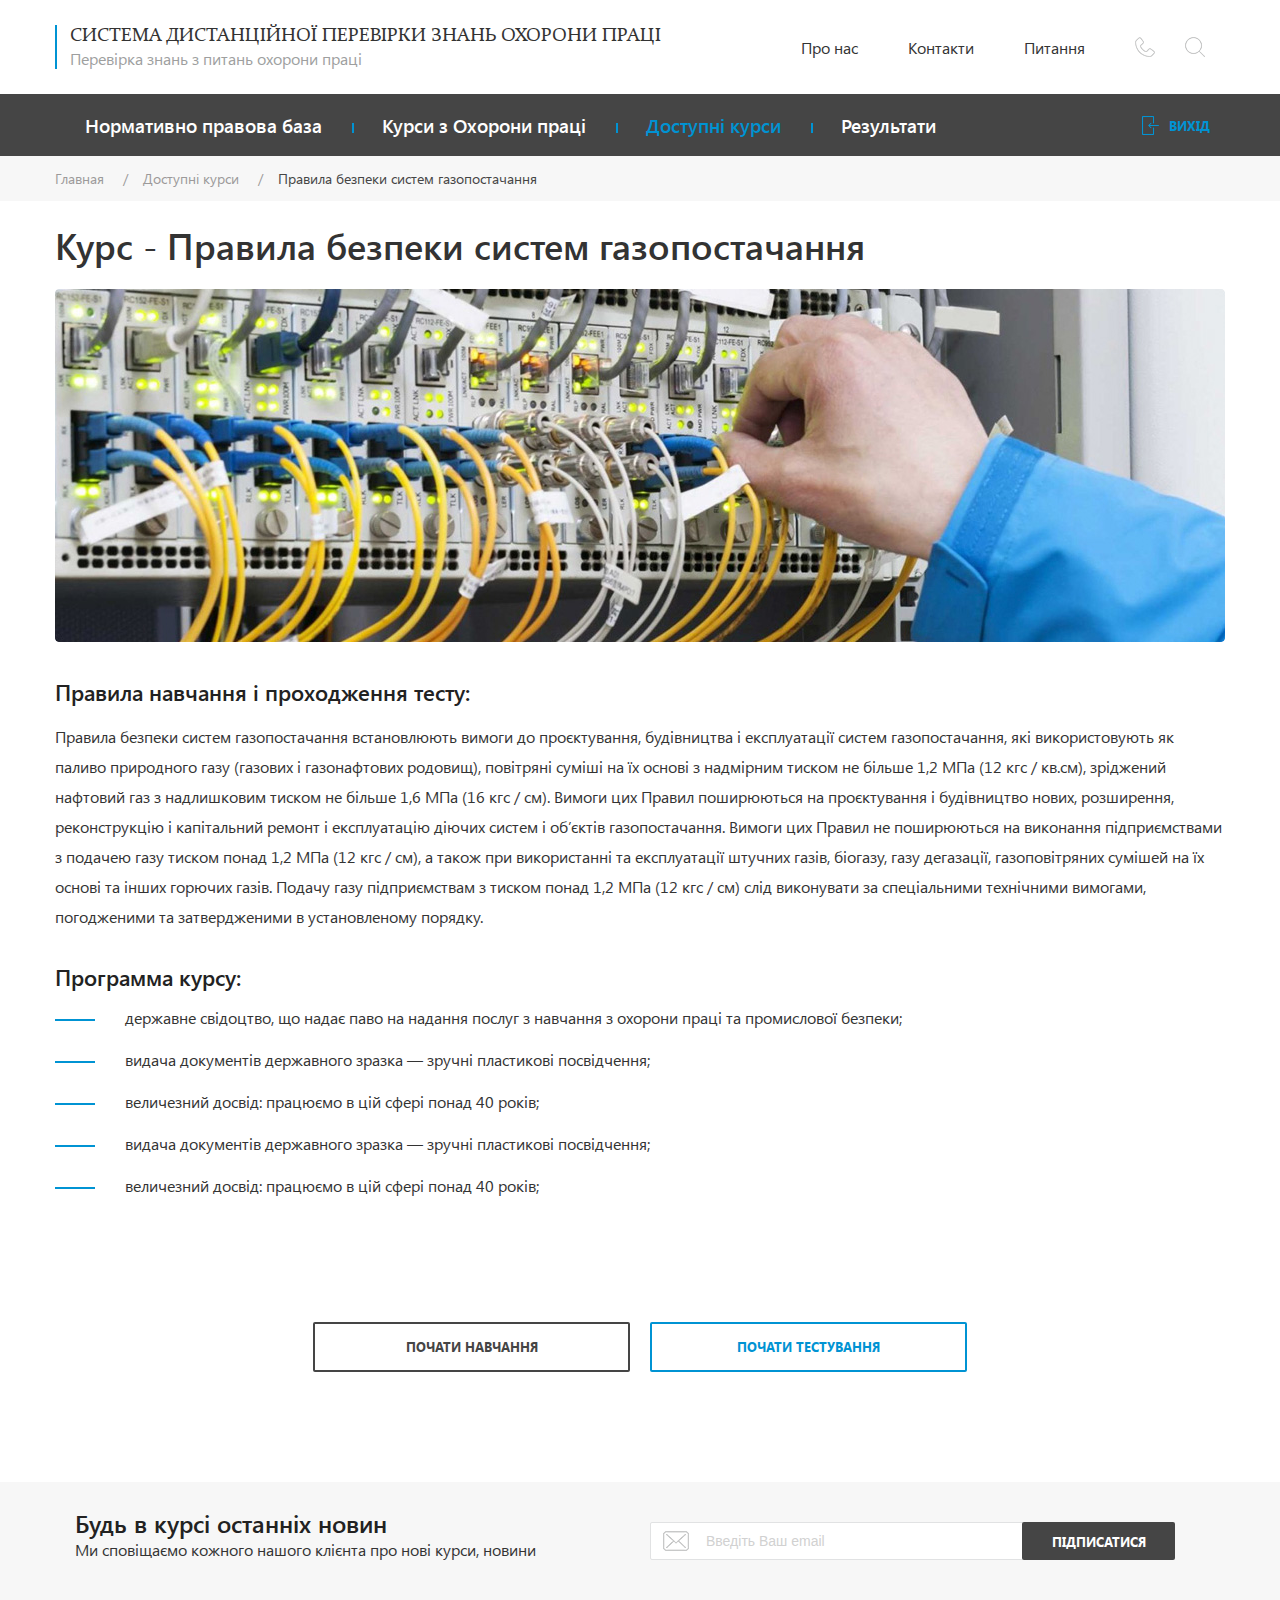
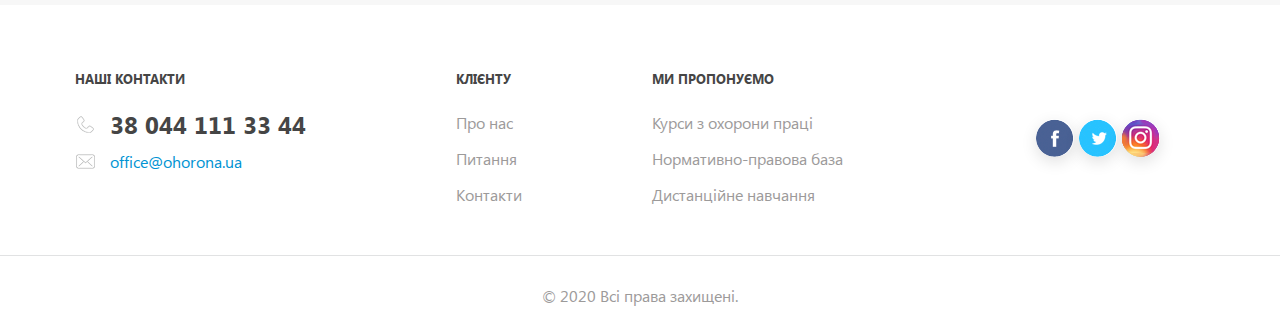
<file: course-rules.html>
<!DOCTYPE html>
<html lang="en">
<head>
  <meta charset="UTF-8">
  <meta name="viewport" content="width=device-width, initial-scale=1, shrink-to-fit=no">
  <title>Course Rules</title>
  <meta name="keywords" content="text, test">
  <meta name="description" content="very long text description">
  <link rel="stylesheet" href="css/style.css">
  <link rel="stylesheet" href="css/media.css">
  <script src="js/jquery-3.4.1.min.js"></script>
  <script src="js/jquery.maskedinput.min.js"></script>
  <script src="js/custom.js"></script>
  <link rel="shortcut icon" href="favicon.png" type="image/png">
</head>
<body>

<header class="header">
  <div class="container">
    <div class="header__innder">
      <a href="#" class="header__logo">
        <div class="header__logo-text-big">Система дистанційної перевірки знань охорони праці</div>
        <div class="header__logo-text-small">Перевірка знань з питань охорони праці</div>
      </a>
      <div class="header__menu">
        <a href="#" class="header__menu-item">Про нас</a>
        <a href="#" class="header__menu-item">Контакти</a>
        <a href="#" class="header__menu-item">Питання</a>
      </div>
      <div class="header__btns">
        <div class="header__btn">
          <a href="#"><img src="img/header-tel.png" alt=""></a>
        </div>
        <div class="header__btn">
          <a href="#"><img src="img/header-search.png" alt=""></a>
        </div>
      </div>
    </div>
  </div>
</header>

<nav class="navigation">
  <div class="container">
    <div class="navigation__inner">
      <div class="navigation__menu">
        <div class="navigation__menu-item"><a href="#" class="navigation__menu-link">Нормативно правова база</a></div>
        <div class="navigation__menu-item"><a href="#" class="navigation__menu-link">Курси з Охорони праці</a></div>
        <div class="navigation__menu-item"><a href="#" class="navigation__menu-link navigation__menu-link_active">Доступні
          курси </a></div>
        <div class="navigation__menu-item"><a href="#" class="navigation__menu-link">Результати</a></div>
      </div>
      <a href="#" class="navigation__logout"><span class="navigation__logout-icon"><img src="img/logout.png"
                                                                                        alt=""></span>Вихід</a>
    </div>
  </div>
</nav>

<section class="breadcrumbs">
  <div class="container">
    <div class="breadcrumbs__list">
      <div class="breadcrumbs__list-item">
        <a href="#" class="breadcrumbs__list-link">Главная</a>
      </div>
      <div class="breadcrumbs__list-item">
        <a href="#" class="breadcrumbs__list-link">Доступні курси</a>
      </div>
      <div class="breadcrumbs__list-item breadcrumbs__list-item_current">
        <span>Правила безпеки систем газопостачання</span>
      </div>
    </div>
  </div>
</section>

<section class="course-rules-page">
  <div class="container">
    <h1 class="title title--courses-page">Курс - Правила безпеки систем газопостачання</h1>
    <div class="course-detail-page__img"><img src="img/course-details.jpg" alt=""></div>
    <div class="title-medium title-medium--course-detail-page">Правила навчання і проходження тесту:</div>
    <div class="text">Правила безпеки систем газопостачання встановлюють вимоги до проєктування, будівництва і
      експлуатації систем газопостачання, які використовують як паливо природного газу (газових і газонафтових родовищ),
      повітряні суміші на їх основі з надмірним тиском не більше 1,2 МПа (12 кгс / кв.см), зріджений нафтовий газ з
      надлишковим тиском не більше 1,6 МПа (16 кгс / см). Вимоги цих Правил поширюються на проєктування і будівництво
      нових, розширення, реконструкцію і капітальний ремонт і експлуатацію діючих систем і об’єктів газопостачання.
      Вимоги цих Правил не поширюються на виконання підприємствами з подачею газу тиском понад 1,2 МПа (12 кгс / см), а
      також при використанні та експлуатації штучних газів, біогазу, газу дегазації, газоповітряних сумішей на їх основі
      та інших горючих газів. Подачу газу підприємствам з тиском понад 1,2 МПа (12 кгс / см) слід виконувати за
      спеціальними технічними вимогами, погодженими та затвердженими в установленому порядку.
    </div>
    <div class="title-medium title-medium--course-detail-page">Программа курсу:</div>
    <div class="course-detail-page__list">
      <div class="list__item">державне свідоцтво, що надає паво на надання послуг з навчання з охорони праці та
        промислової безпеки;
      </div>
      <div class="list__item">видача документів державного зразка — зручні пластикові посвідчення;</div>
      <div class="list__item">величезний досвід: працюємо в цій сфері понад 40 років;</div>
      <div class="list__item">видача документів державного зразка — зручні пластикові посвідчення;</div>
      <div class="list__item">величезний досвід: працюємо в цій сфері понад 40 років;</div>
    </div>
    <div class="course-rules-page__btns">
      <a href="#" class="btn btn-black-transparent course-rules-page__btn">Почати навчання</a>
      <a href="#" class="btn btn-blue-transparent course-rules-page__btn">Почати тестування</a>
    </div>
  </div>
</section>

<section class="subscribe">
  <div class="container">
    <div class="subscribe__inner">
      <div class="subscribe__text">
        <div class="subscribe__text-big">Будь в курсі останніх новин</div>
        <div class="subscribe__text-small">Ми сповіщаємо кожного нашого клієнта про нові курси, новини</div>
      </div>
      <div class="subscribe__form">
        <div class="subscribe__form-inp">
          <div class="subscribe__form-icon"><img src="img/subscribe-form.png" alt=""></div>
          <input type="text" name="subs" id="subs" class="inp-subscribe" placeholder="Введіть Ваш email">
        </div>
        <button class="btn-subscribe" type="submit">Підписатися</button>
      </div>
    </div>
  </div>
</section>

<footer class="footer">
  <div class="container">
    <div class="footer__inner">
      <div class="footer__contacts">
        <div class="footer__title">Наші контакти</div>
        <div class="footer__tel">
          <div class="footer__contacts__icon"><img src="img/footer-tel.png" alt=""></div>
          <a href="tel:38 044 111 33 44">38 044 111 33 44</a>
        </div>
        <div class="footer__mail">
          <div class="footer__contacts__icon"><img src="img/footer-mail.png" alt=""></div>
          <a href="mailto:office@ohorona.ua">office@ohorona.ua</a>
        </div>
      </div>
      <div class="footer__menu">
        <div class="footer__menu-col">
          <div class="footer__title">Клієнту</div>
          <a href="#" class="footer__menu-link">Про нас</a>
          <a href="#" class="footer__menu-link">Питання</a>
          <a href="#" class="footer__menu-link">Контакти</a>
        </div>
        <div class="footer__menu-col">
          <div class="footer__title">Ми пропонуємо</div>
          <a href="#" class="footer__menu-link">Курси з охорони праці</a>
          <a href="#" class="footer__menu-link">Нормативно-правова база</a>
          <a href="#" class="footer__menu-link">Дистанційне навчання</a>
        </div>
      </div>
      <div class="footer__socials">
        <!--<a href="#" target="_blank" class="footer__socials-item"><img src="img/vk.png" alt=""></a>-->
        <a href="#" target="_blank" class="footer__socials-item"><img src="img/fb.png" alt=""></a>
        <a href="#" target="_blank" class="footer__socials-item"><img src="img/twitter.png" alt=""></a>
        <a href="#" target="_blank" class="footer__socials-item"><img src="img/insta.png" alt=""></a>
      </div>
    </div>
  </div>
  <div class="copyright">© 2020 Всі права захищені.</div>
</footer>

<div class="modal">
  <div class="modal-window" id="login">
    <div class="modal-close js-modal-close"><img src="img/modal-close.png" alt=""></div>
    <div class="title title--center">Авторизація</div>
    <form action="" method="get" class="modal-form">
      <input type="text" name="q" id="q" class="inp" placeholder="Логін">
      <input type="password" name="qw" id="qw" class="inp" placeholder="Пароль">
      <label for="qww" class="checkbox">
        <input type="checkbox" name="qww" id="qww">
        <span></span>
        Погоджуюсь на обробку персональних даних
      </label>
      <button class="btn btn-blue-transparent modal-submit" type="submit">Відправити</button>
    </form>
  </div>
</div>

</body>
</html>
</file>
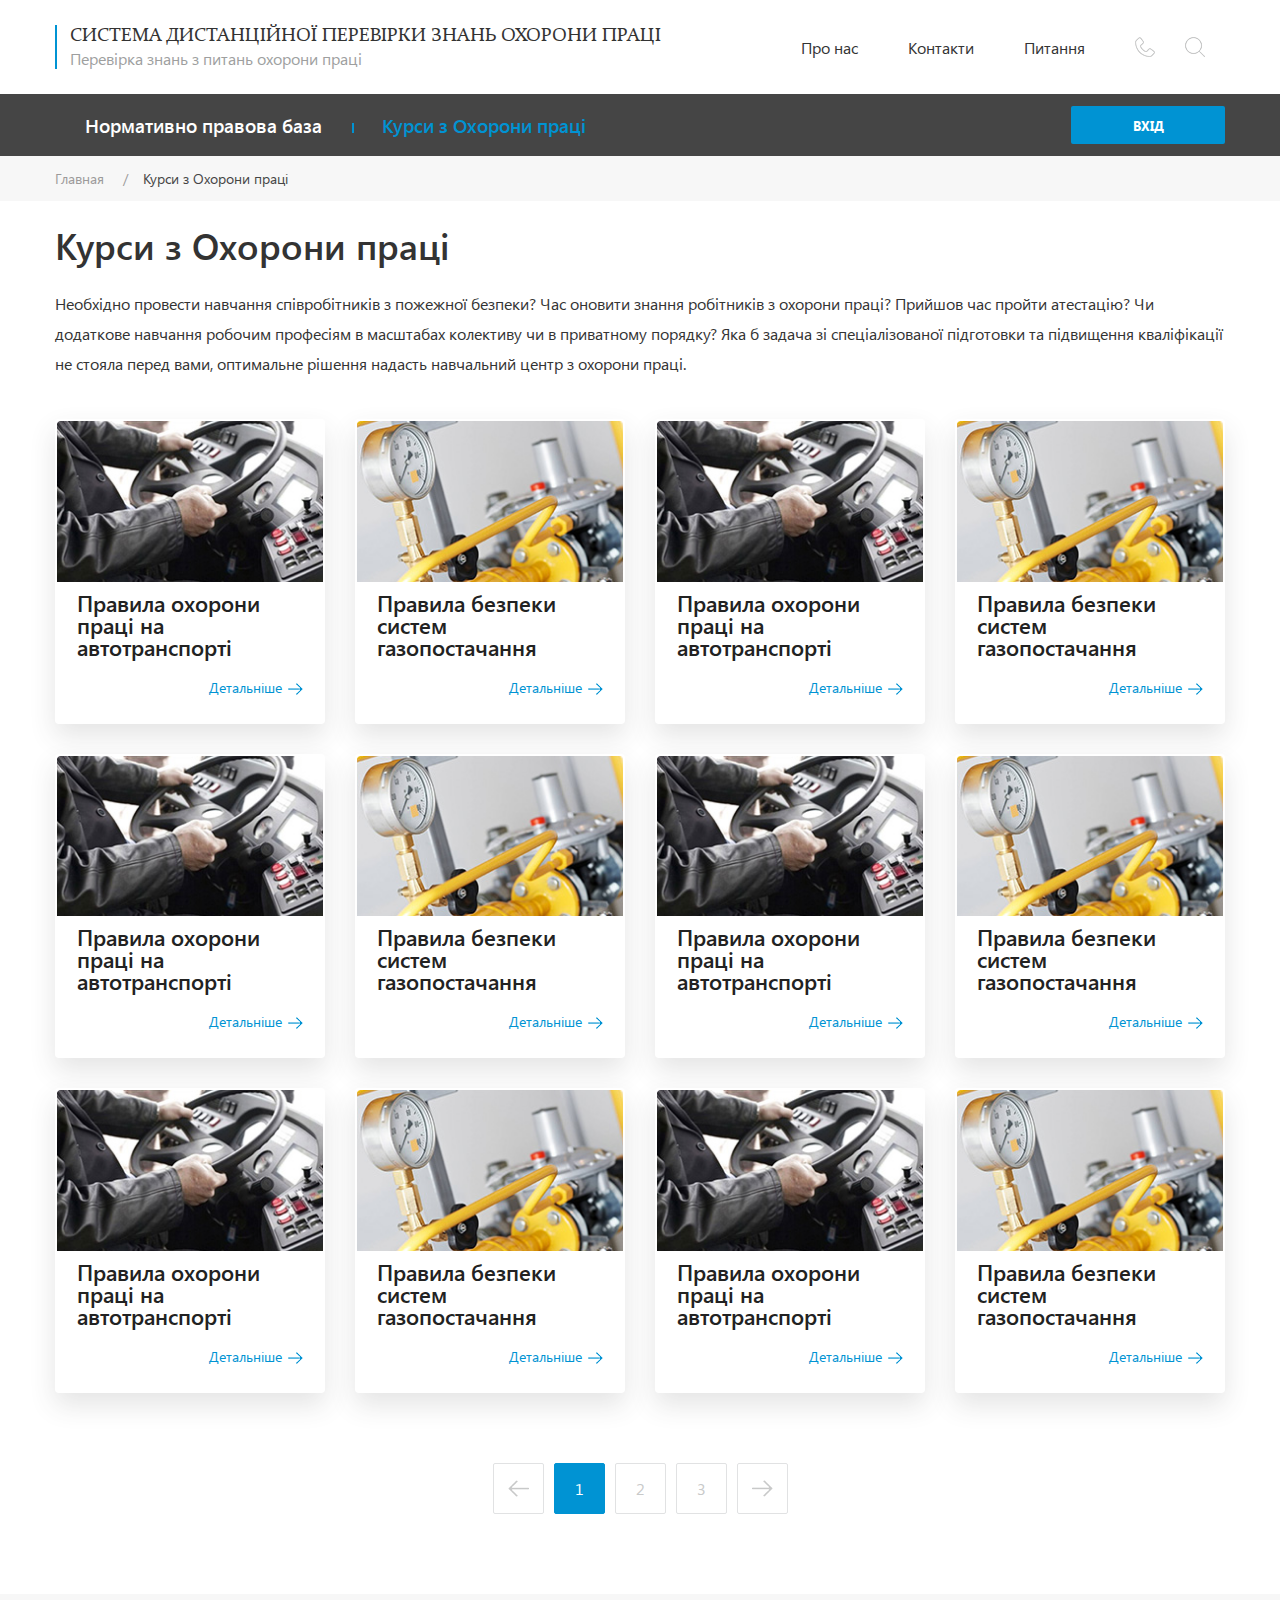
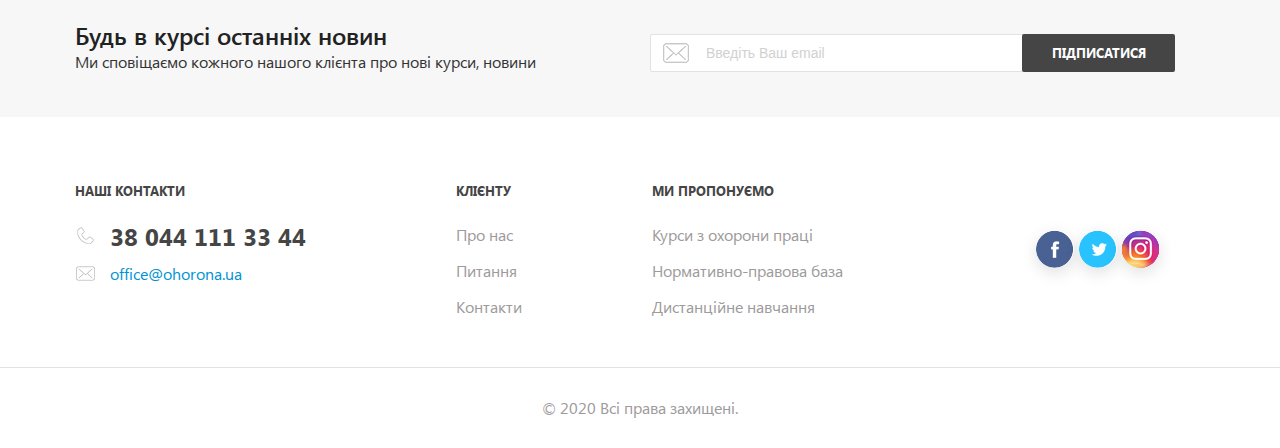
<file: courses-category.html>
<!DOCTYPE html>
<html lang="en">
<head>
  <meta charset="UTF-8">
  <meta name="viewport" content="width=device-width, initial-scale=1, shrink-to-fit=no">
  <title>Courses Category</title>
  <meta name="keywords" content="text, test">
  <meta name="description" content="very long text description">
  <link rel="stylesheet" href="css/style.css">
  <link rel="stylesheet" href="css/media.css">
  <script src="js/jquery-3.4.1.min.js"></script>
  <script src="js/jquery.maskedinput.min.js"></script>
  <script src="js/custom.js"></script>
  <link rel="shortcut icon" href="favicon.png" type="image/png">
</head>
<body>

<header class="header">
  <div class="container">
    <div class="header__innder">
      <a href="#" class="header__logo">
        <div class="header__logo-text-big">Система дистанційної перевірки знань охорони праці</div>
        <div class="header__logo-text-small">Перевірка знань з питань охорони праці</div>
      </a>
      <div class="header__menu">
        <a href="#" class="header__menu-item">Про нас</a>
        <a href="#" class="header__menu-item">Контакти</a>
        <a href="#" class="header__menu-item">Питання</a>
      </div>
      <div class="header__btns">
        <div class="header__btn">
          <a href="#"><img src="img/header-tel.png" alt=""></a>
        </div>
        <div class="header__btn">
          <a href="#"><img src="img/header-search.png" alt=""></a>
        </div>
      </div>
    </div>
  </div>
</header>

<nav class="navigation">
  <div class="container">
    <div class="navigation__inner">
      <div class="navigation__menu">
        <div class="navigation__menu-item"><a href="#" class="navigation__menu-link">Нормативно правова база</a></div>
        <div class="navigation__menu-item"><a href="#" class="navigation__menu-link navigation__menu-link_active">Курси
          з Охорони праці</a></div>
      </div>
      <a href="#login" class="navigation__enter js-modal">Вхід</a>
    </div>
  </div>
</nav>

<section class="breadcrumbs">
  <div class="container">
    <div class="breadcrumbs__list">
      <div class="breadcrumbs__list-item">
        <a href="#" class="breadcrumbs__list-link">Главная</a>
      </div>
      <div class="breadcrumbs__list-item breadcrumbs__list-item_current">
        <span>Курси з Охорони праці</span>
      </div>
    </div>
  </div>
</section>

<section class="courses-category-page">
  <div class="container">
    <h1 class="title title--courses-page">Курси з Охорони праці</h1>
    <div class="text">Необхідно провести навчання співробітників з пожежної безпеки? Час оновити знання робітників з
      охорони праці? Прийшов час пройти атестацію? Чи додаткове навчання робочим професіям в масштабах колективу чи в
      приватному порядку? Яка б задача зі спеціалізованої підготовки та підвищення кваліфікації не стояла перед вами,
      оптимальне рішення надасть навчальний центр з охорони праці.
    </div>
    <div class="courses courses--courses-category-page">
      <div class="course">
        <div class="course__box">
          <div class="course__img"><img src="img/course-2.jpg" alt=""></div>
          <div class="course__text">
            <div class="course__title">Правила охорони праці на автотранспорті</div>
            <a href="#" class="course__link">Детальніше<span><img src="img/course-arrow.png" alt=""></span></a>
          </div>
        </div>
      </div>
      <div class="course">
        <div class="course__box">
          <div class="course__img"><img src="img/course-3.jpg" alt=""></div>
          <div class="course__text">
            <div class="course__title">Правила безпеки систем газопостачання</div>
            <a href="#" class="course__link">Детальніше<span><img src="img/course-arrow.png" alt=""></span></a>
          </div>
        </div>
      </div>
      <div class="course">
        <div class="course__box">
          <div class="course__img"><img src="img/course-2.jpg" alt=""></div>
          <div class="course__text">
            <div class="course__title">Правила охорони праці на автотранспорті</div>
            <a href="#" class="course__link">Детальніше<span><img src="img/course-arrow.png" alt=""></span></a>
          </div>
        </div>
      </div>
      <div class="course">
        <div class="course__box">
          <div class="course__img"><img src="img/course-3.jpg" alt=""></div>
          <div class="course__text">
            <div class="course__title">Правила безпеки систем газопостачання</div>
            <a href="#" class="course__link">Детальніше<span><img src="img/course-arrow.png" alt=""></span></a>
          </div>
        </div>
      </div>
      <div class="course">
        <div class="course__box">
          <div class="course__img"><img src="img/course-2.jpg" alt=""></div>
          <div class="course__text">
            <div class="course__title">Правила охорони праці на автотранспорті</div>
            <a href="#" class="course__link">Детальніше<span><img src="img/course-arrow.png" alt=""></span></a>
          </div>
        </div>
      </div>
      <div class="course">
        <div class="course__box">
          <div class="course__img"><img src="img/course-3.jpg" alt=""></div>
          <div class="course__text">
            <div class="course__title">Правила безпеки систем газопостачання</div>
            <a href="#" class="course__link">Детальніше<span><img src="img/course-arrow.png" alt=""></span></a>
          </div>
        </div>
      </div>
      <div class="course">
        <div class="course__box">
          <div class="course__img"><img src="img/course-2.jpg" alt=""></div>
          <div class="course__text">
            <div class="course__title">Правила охорони праці на автотранспорті</div>
            <a href="#" class="course__link">Детальніше<span><img src="img/course-arrow.png" alt=""></span></a>
          </div>
        </div>
      </div>
      <div class="course">
        <div class="course__box">
          <div class="course__img"><img src="img/course-3.jpg" alt=""></div>
          <div class="course__text">
            <div class="course__title">Правила безпеки систем газопостачання</div>
            <a href="#" class="course__link">Детальніше<span><img src="img/course-arrow.png" alt=""></span></a>
          </div>
        </div>
      </div>
      <div class="course">
        <div class="course__box">
          <div class="course__img"><img src="img/course-2.jpg" alt=""></div>
          <div class="course__text">
            <div class="course__title">Правила охорони праці на автотранспорті</div>
            <a href="#" class="course__link">Детальніше<span><img src="img/course-arrow.png" alt=""></span></a>
          </div>
        </div>
      </div>
      <div class="course">
        <div class="course__box">
          <div class="course__img"><img src="img/course-3.jpg" alt=""></div>
          <div class="course__text">
            <div class="course__title">Правила безпеки систем газопостачання</div>
            <a href="#" class="course__link">Детальніше<span><img src="img/course-arrow.png" alt=""></span></a>
          </div>
        </div>
      </div>
      <div class="course">
        <div class="course__box">
          <div class="course__img"><img src="img/course-2.jpg" alt=""></div>
          <div class="course__text">
            <div class="course__title">Правила охорони праці на автотранспорті</div>
            <a href="#" class="course__link">Детальніше<span><img src="img/course-arrow.png" alt=""></span></a>
          </div>
        </div>
      </div>
      <div class="course">
        <div class="course__box">
          <div class="course__img"><img src="img/course-3.jpg" alt=""></div>
          <div class="course__text">
            <div class="course__title">Правила безпеки систем газопостачання</div>
            <a href="#" class="course__link">Детальніше<span><img src="img/course-arrow.png" alt=""></span></a>
          </div>
        </div>
      </div>
    </div>
    <div class="pagination pagination--courses-category-page">
      <a href="#" class="pagination__item pagination__prev"></a>
      <a href="#" class="pagination__item pagination__item_active">1</a>
      <a href="#" class="pagination__item">2</a>
      <a href="#" class="pagination__item">3</a>
      <a href="#" class="pagination__item pagination__next"></a>
    </div>
  </div>
</section>

<section class="subscribe">
  <div class="container">
    <div class="subscribe__inner">
      <div class="subscribe__text">
        <div class="subscribe__text-big">Будь в курсі останніх новин</div>
        <div class="subscribe__text-small">Ми сповіщаємо кожного нашого клієнта про нові курси, новини</div>
      </div>
      <div class="subscribe__form">
        <div class="subscribe__form-inp">
          <div class="subscribe__form-icon"><img src="img/subscribe-form.png" alt=""></div>
          <input type="text" name="subs" id="subs" class="inp-subscribe" placeholder="Введіть Ваш email">
        </div>
        <button class="btn-subscribe" type="submit">Підписатися</button>
      </div>
    </div>
  </div>
</section>

<footer class="footer">
  <div class="container">
    <div class="footer__inner">
      <div class="footer__contacts">
        <div class="footer__title">Наші контакти</div>
        <div class="footer__tel">
          <div class="footer__contacts__icon"><img src="img/footer-tel.png" alt=""></div>
          <a href="tel:38 044 111 33 44">38 044 111 33 44</a>
        </div>
        <div class="footer__mail">
          <div class="footer__contacts__icon"><img src="img/footer-mail.png" alt=""></div>
          <a href="mailto:office@ohorona.ua">office@ohorona.ua</a>
        </div>
      </div>
      <div class="footer__menu">
        <div class="footer__menu-col">
          <div class="footer__title">Клієнту</div>
          <a href="#" class="footer__menu-link">Про нас</a>
          <a href="#" class="footer__menu-link">Питання</a>
          <a href="#" class="footer__menu-link">Контакти</a>
        </div>
        <div class="footer__menu-col">
          <div class="footer__title">Ми пропонуємо</div>
          <a href="#" class="footer__menu-link">Курси з охорони праці</a>
          <a href="#" class="footer__menu-link">Нормативно-правова база</a>
          <a href="#" class="footer__menu-link">Дистанційне навчання</a>
        </div>
      </div>
      <div class="footer__socials">
        <!--<a href="#" target="_blank" class="footer__socials-item"><img src="img/vk.png" alt=""></a>-->
        <a href="#" target="_blank" class="footer__socials-item"><img src="img/fb.png" alt=""></a>
        <a href="#" target="_blank" class="footer__socials-item"><img src="img/twitter.png" alt=""></a>
        <a href="#" target="_blank" class="footer__socials-item"><img src="img/insta.png" alt=""></a>
      </div>
    </div>
  </div>
  <div class="copyright">© 2020 Всі права захищені.</div>
</footer>

<div class="modal">
  <div class="modal-window" id="login">
    <div class="modal-close js-modal-close"><img src="img/modal-close.png" alt=""></div>
    <div class="title title--center">Авторизація</div>
    <form action="" method="get" class="modal-form">
      <input type="text" name="q" id="q" class="inp" placeholder="Логін">
      <input type="password" name="qw" id="qw" class="inp" placeholder="Пароль">
      <label for="qww" class="checkbox">
        <input type="checkbox" name="qww" id="qww">
        <span></span>
        Погоджуюсь на обробку персональних даних
      </label>
      <button class="btn btn-blue-transparent modal-submit" type="submit">Відправити</button>
    </form>
  </div>
</div>

</body>
</html>
</file>
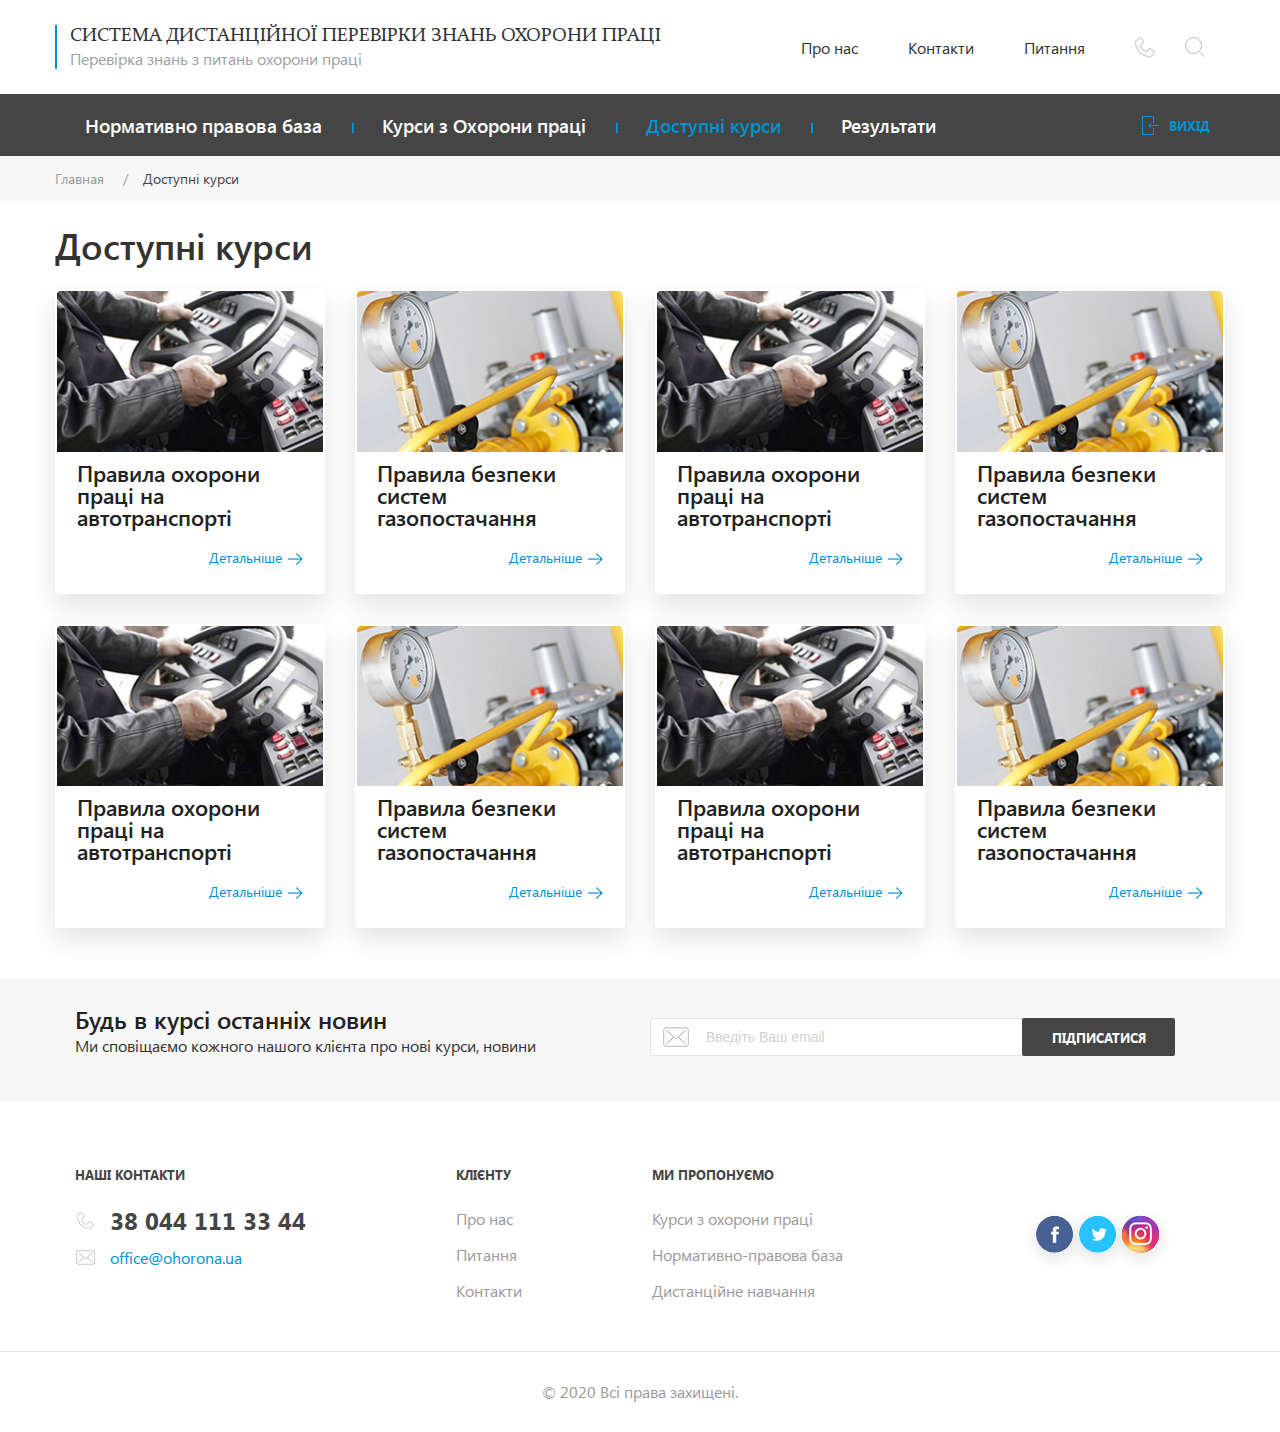
<file: courses.html>
<!DOCTYPE html>
<html lang="en">
<head>
  <meta charset="UTF-8">
  <meta name="viewport" content="width=device-width, initial-scale=1, shrink-to-fit=no">
  <title>Courses</title>
  <meta name="keywords" content="text, test">
  <meta name="description" content="very long text description">
  <link rel="stylesheet" href="css/style.css">
  <link rel="stylesheet" href="css/media.css">
  <script src="js/jquery-3.4.1.min.js"></script>
  <script src="js/jquery.maskedinput.min.js"></script>
  <script src="js/custom.js"></script>
  <link rel="shortcut icon" href="favicon.png" type="image/png">
</head>
<body>

<header class="header">
  <div class="container">
    <div class="header__innder">
      <a href="#" class="header__logo">
        <div class="header__logo-text-big">Система дистанційної перевірки знань охорони праці</div>
        <div class="header__logo-text-small">Перевірка знань з питань охорони праці</div>
      </a>
      <div class="header__menu">
        <a href="#" class="header__menu-item">Про нас</a>
        <a href="#" class="header__menu-item">Контакти</a>
        <a href="#" class="header__menu-item">Питання</a>
      </div>
      <div class="header__btns">
        <div class="header__btn">
          <a href="#"><img src="img/header-tel.png" alt=""></a>
        </div>
        <div class="header__btn">
          <a href="#"><img src="img/header-search.png" alt=""></a>
        </div>
      </div>
    </div>
  </div>
</header>

<nav class="navigation">
  <div class="container">
    <div class="navigation__inner">
      <div class="navigation__menu">
        <div class="navigation__menu-item"><a href="#" class="navigation__menu-link">Нормативно правова база</a></div>
        <div class="navigation__menu-item"><a href="#" class="navigation__menu-link">Курси з Охорони праці</a></div>
        <div class="navigation__menu-item"><a href="#" class="navigation__menu-link navigation__menu-link_active">Доступні
          курси </a></div>
        <div class="navigation__menu-item"><a href="#" class="navigation__menu-link">Результати</a></div>
      </div>
      <a href="#" class="navigation__logout"><span class="navigation__logout-icon"><img src="img/logout.png"
                                                                                        alt=""></span>Вихід</a>
    </div>
  </div>
</nav>

<section class="breadcrumbs">
  <div class="container">
    <div class="breadcrumbs__list">
      <div class="breadcrumbs__list-item">
        <a href="#" class="breadcrumbs__list-link">Главная</a>
      </div>
      <div class="breadcrumbs__list-item breadcrumbs__list-item_current">
        <span>Доступні курси</span>
      </div>
    </div>
  </div>
</section>

<section class="courses-page">
  <div class="container">
    <h1 class="title title--courses-page">Доступні курси</h1>
    <div class="courses">
      <div class="course">
        <div class="course__box">
          <div class="course__img"><img src="img/course-2.jpg" alt=""></div>
          <div class="course__text">
            <div class="course__title">Правила охорони праці на автотранспорті</div>
            <a href="#" class="course__link">Детальніше<span><img src="img/course-arrow.png" alt=""></span></a>
          </div>
        </div>
      </div>
      <div class="course">
        <div class="course__box">
          <div class="course__img"><img src="img/course-3.jpg" alt=""></div>
          <div class="course__text">
            <div class="course__title">Правила безпеки систем газопостачання</div>
            <a href="#" class="course__link">Детальніше<span><img src="img/course-arrow.png" alt=""></span></a>
          </div>
        </div>
      </div>
      <div class="course">
        <div class="course__box">
          <div class="course__img"><img src="img/course-2.jpg" alt=""></div>
          <div class="course__text">
            <div class="course__title">Правила охорони праці на автотранспорті</div>
            <a href="#" class="course__link">Детальніше<span><img src="img/course-arrow.png" alt=""></span></a>
          </div>
        </div>
      </div>
      <div class="course">
        <div class="course__box">
          <div class="course__img"><img src="img/course-3.jpg" alt=""></div>
          <div class="course__text">
            <div class="course__title">Правила безпеки систем газопостачання</div>
            <a href="#" class="course__link">Детальніше<span><img src="img/course-arrow.png" alt=""></span></a>
          </div>
        </div>
      </div>
      <div class="course">
        <div class="course__box">
          <div class="course__img"><img src="img/course-2.jpg" alt=""></div>
          <div class="course__text">
            <div class="course__title">Правила охорони праці на автотранспорті</div>
            <a href="#" class="course__link">Детальніше<span><img src="img/course-arrow.png" alt=""></span></a>
          </div>
        </div>
      </div>
      <div class="course">
        <div class="course__box">
          <div class="course__img"><img src="img/course-3.jpg" alt=""></div>
          <div class="course__text">
            <div class="course__title">Правила безпеки систем газопостачання</div>
            <a href="#" class="course__link">Детальніше<span><img src="img/course-arrow.png" alt=""></span></a>
          </div>
        </div>
      </div>
      <div class="course">
        <div class="course__box">
          <div class="course__img"><img src="img/course-2.jpg" alt=""></div>
          <div class="course__text">
            <div class="course__title">Правила охорони праці на автотранспорті</div>
            <a href="#" class="course__link">Детальніше<span><img src="img/course-arrow.png" alt=""></span></a>
          </div>
        </div>
      </div>
      <div class="course">
        <div class="course__box">
          <div class="course__img"><img src="img/course-3.jpg" alt=""></div>
          <div class="course__text">
            <div class="course__title">Правила безпеки систем газопостачання</div>
            <a href="#" class="course__link">Детальніше<span><img src="img/course-arrow.png" alt=""></span></a>
          </div>
        </div>
      </div>
    </div>
  </div>
</section>

<section class="subscribe">
  <div class="container">
    <div class="subscribe__inner">
      <div class="subscribe__text">
        <div class="subscribe__text-big">Будь в курсі останніх новин</div>
        <div class="subscribe__text-small">Ми сповіщаємо кожного нашого клієнта про нові курси, новини</div>
      </div>
      <div class="subscribe__form">
        <div class="subscribe__form-inp">
          <div class="subscribe__form-icon"><img src="img/subscribe-form.png" alt=""></div>
          <input type="text" name="subs" id="subs" class="inp-subscribe" placeholder="Введіть Ваш email">
        </div>
        <button class="btn-subscribe" type="submit">Підписатися</button>
      </div>
    </div>
  </div>
</section>

<footer class="footer">
  <div class="container">
    <div class="footer__inner">
      <div class="footer__contacts">
        <div class="footer__title">Наші контакти</div>
        <div class="footer__tel">
          <div class="footer__contacts__icon"><img src="img/footer-tel.png" alt=""></div>
          <a href="tel:38 044 111 33 44">38 044 111 33 44</a>
        </div>
        <div class="footer__mail">
          <div class="footer__contacts__icon"><img src="img/footer-mail.png" alt=""></div>
          <a href="mailto:office@ohorona.ua">office@ohorona.ua</a>
        </div>
      </div>
      <div class="footer__menu">
        <div class="footer__menu-col">
          <div class="footer__title">Клієнту</div>
          <a href="#" class="footer__menu-link">Про нас</a>
          <a href="#" class="footer__menu-link">Питання</a>
          <a href="#" class="footer__menu-link">Контакти</a>
        </div>
        <div class="footer__menu-col">
          <div class="footer__title">Ми пропонуємо</div>
          <a href="#" class="footer__menu-link">Курси з охорони праці</a>
          <a href="#" class="footer__menu-link">Нормативно-правова база</a>
          <a href="#" class="footer__menu-link">Дистанційне навчання</a>
        </div>
      </div>
      <div class="footer__socials">
        <!--<a href="#" target="_blank" class="footer__socials-item"><img src="img/vk.png" alt=""></a>-->
        <a href="#" target="_blank" class="footer__socials-item"><img src="img/fb.png" alt=""></a>
        <a href="#" target="_blank" class="footer__socials-item"><img src="img/twitter.png" alt=""></a>
        <a href="#" target="_blank" class="footer__socials-item"><img src="img/insta.png" alt=""></a>
      </div>
    </div>
  </div>
  <div class="copyright">© 2020 Всі права захищені.</div>
</footer>

</body>
</html>
</file>
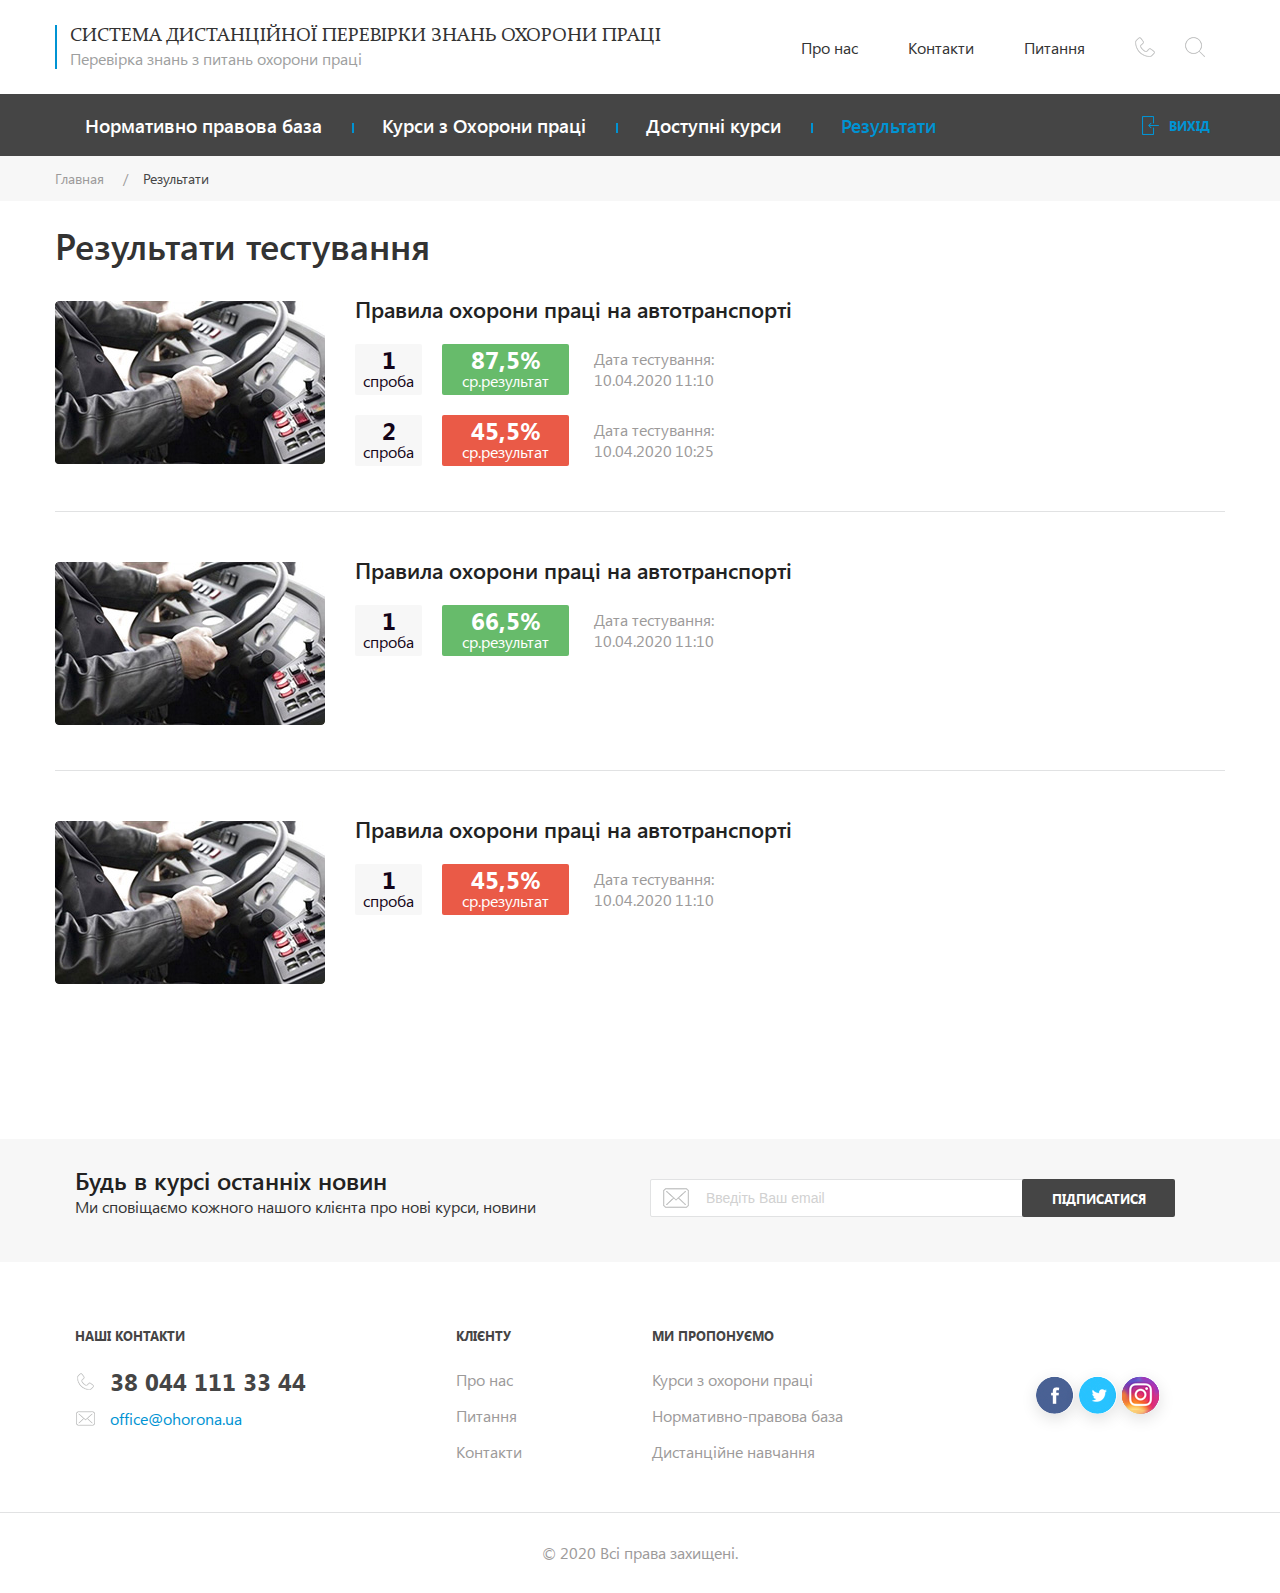
<file: results.html>
<!DOCTYPE html>
<html lang="en">
<head>
  <meta charset="UTF-8">
  <meta name="viewport" content="width=device-width, initial-scale=1, shrink-to-fit=no">
  <title>Results</title>
  <meta name="keywords" content="text, test">
  <meta name="description" content="very long text description">
  <link rel="stylesheet" href="css/style.css">
  <link rel="stylesheet" href="css/media.css">
  <script src="js/jquery-3.4.1.min.js"></script>
  <script src="js/custom.js"></script>
  <link rel="shortcut icon" href="favicon.png" type="image/png">
</head>
<body>

<header class="header">
  <div class="container">
    <div class="header__innder">
      <a href="#" class="header__logo">
        <div class="header__logo-text-big">Система дистанційної перевірки знань охорони праці</div>
        <div class="header__logo-text-small">Перевірка знань з питань охорони праці</div>
      </a>
      <div class="header__menu">
        <a href="#" class="header__menu-item">Про нас</a>
        <a href="#" class="header__menu-item">Контакти</a>
        <a href="#" class="header__menu-item">Питання</a>
      </div>
      <div class="header__btns">
        <div class="header__btn">
          <a href="#"><img src="img/header-tel.png" alt=""></a>
        </div>
        <div class="header__btn">
          <a href="#"><img src="img/header-search.png" alt=""></a>
        </div>
      </div>
    </div>
  </div>
</header>

<nav class="navigation">
  <div class="container">
    <div class="navigation__inner">
      <div class="navigation__menu">
        <div class="navigation__menu-item"><a href="#" class="navigation__menu-link">Нормативно правова база</a></div>
        <div class="navigation__menu-item"><a href="#" class="navigation__menu-link">Курси з Охорони праці</a></div>
        <div class="navigation__menu-item"><a href="#" class="navigation__menu-link">Доступні курси </a></div>
        <div class="navigation__menu-item"><a href="#" class="navigation__menu-link navigation__menu-link_active">Результати</a></div>
      </div>
      <a href="#" class="navigation__logout"><span class="navigation__logout-icon"><img src="img/logout.png"
                                                                                        alt=""></span>Вихід</a>
    </div>
  </div>
</nav>

<section class="breadcrumbs">
  <div class="container">
    <div class="breadcrumbs__list">
      <div class="breadcrumbs__list-item">
        <a href="#" class="breadcrumbs__list-link">Главная</a>
      </div>
      <div class="breadcrumbs__list-item breadcrumbs__list-item_current">
        <span>Результати</span>
      </div>
    </div>
  </div>
</section>

<section class="results">
  <div class="container">
    <h1 class="title">Результати тестування</h1>
    <div class="results__items">
      <div class="results-item">
        <div class="results-item__img">
          <img src="img/results-item.jpg" alt="">
        </div>
        <div class="results-item__info">
          <div class="results-item__title">Правила охорони праці на автотранспорті</div>
          <div class="results-item-result">
            <div class="results-item-result__attempt"><div class="results-item-result__bold">1</div>спроба</div>
            <div class="results-item-result__value results-item-result__value-ok">
              <div class="results-item-result__bold">87,5%</div>
              <div>ср.результат</div>
            </div>
            <div class="results-item-result__date">
              <div>Дата тестування:</div>
              <div><span>10.04.2020</span><span>11:10</span></div>
            </div>
          </div>
          <div class="results-item-result">
            <div class="results-item-result__attempt"><div class="results-item-result__bold">2</div>спроба</div>
            <div class="results-item-result__value results-item-result__value-fail">
              <div class="results-item-result__bold">45,5%</div>
              <div>ср.результат</div>
            </div>
            <div class="results-item-result__date">
              <div>Дата тестування:</div>
              <div><span>10.04.2020</span><span>10:25</span></div>
            </div>
          </div>
        </div>
      </div>
      <div class="results-item">
        <div class="results-item__img">
          <img src="img/results-item.jpg" alt="">
        </div>
        <div class="results-item__info">
          <div class="results-item__title">Правила охорони праці на автотранспорті</div>
          <div class="results-item-result">
            <div class="results-item-result__attempt"><div class="results-item-result__bold">1</div>спроба</div>
            <div class="results-item-result__value results-item-result__value-ok">
              <div class="results-item-result__bold">66,5%</div>
              <div>ср.результат</div>
            </div>
            <div class="results-item-result__date">
              <div>Дата тестування:</div>
              <div><span>10.04.2020</span><span>11:10</span></div>
            </div>
          </div>
        </div>
      </div>
      <div class="results-item">
        <div class="results-item__img">
          <img src="img/results-item.jpg" alt="">
        </div>
        <div class="results-item__info">
          <div class="results-item__title">Правила охорони праці на автотранспорті</div>
          <div class="results-item-result">
            <div class="results-item-result__attempt"><div class="results-item-result__bold">1</div>спроба</div>
            <div class="results-item-result__value results-item-result__value-fail">
              <div class="results-item-result__bold">45,5%</div>
              <div>ср.результат</div>
            </div>
            <div class="results-item-result__date">
              <div>Дата тестування:</div>
              <div><span>10.04.2020</span><span>11:10</span></div>
            </div>
          </div>
        </div>
      </div>
    </div>
  </div>
</section>

<section class="subscribe">
  <div class="container">
    <div class="subscribe__inner">
      <div class="subscribe__text">
        <div class="subscribe__text-big">Будь в курсі останніх новин</div>
        <div class="subscribe__text-small">Ми сповіщаємо кожного нашого клієнта про нові курси, новини</div>
      </div>
      <div class="subscribe__form">
        <div class="subscribe__form-inp">
          <div class="subscribe__form-icon"><img src="img/subscribe-form.png" alt=""></div>
          <input type="text" name="subs" id="subs" class="inp-subscribe" placeholder="Введіть Ваш email">
        </div>
        <button class="btn-subscribe" type="submit">Підписатися</button>
      </div>
    </div>
  </div>
</section>

<footer class="footer">
  <div class="container">
    <div class="footer__inner">
      <div class="footer__contacts">
        <div class="footer__title">Наші контакти</div>
        <div class="footer__tel">
          <div class="footer__contacts__icon"><img src="img/footer-tel.png" alt=""></div>
          <a href="tel:38 044 111 33 44">38 044 111 33 44</a>
        </div>
        <div class="footer__mail">
          <div class="footer__contacts__icon"><img src="img/footer-mail.png" alt=""></div>
          <a href="mailto:office@ohorona.ua">office@ohorona.ua</a>
        </div>
      </div>
      <div class="footer__menu">
        <div class="footer__menu-col">
          <div class="footer__title">Клієнту</div>
          <a href="#" class="footer__menu-link">Про нас</a>
          <a href="#" class="footer__menu-link">Питання</a>
          <a href="#" class="footer__menu-link">Контакти</a>
        </div>
        <div class="footer__menu-col">
          <div class="footer__title">Ми пропонуємо</div>
          <a href="#" class="footer__menu-link">Курси з охорони праці</a>
          <a href="#" class="footer__menu-link">Нормативно-правова база</a>
          <a href="#" class="footer__menu-link">Дистанційне навчання</a>
        </div>
      </div>
      <div class="footer__socials">
        <!--<a href="#" target="_blank" class="footer__socials-item"><img src="img/vk.png" alt=""></a>-->
        <a href="#" target="_blank" class="footer__socials-item"><img src="img/fb.png" alt=""></a>
        <a href="#" target="_blank" class="footer__socials-item"><img src="img/twitter.png" alt=""></a>
        <a href="#" target="_blank" class="footer__socials-item"><img src="img/insta.png" alt=""></a>
      </div>
    </div>
  </div>
  <div class="copyright">© 2020 Всі права захищені.</div>
</footer>

<div class="modal">
  <div class="modal-window" id="login">
    <div class="modal-close js-modal-close"><img src="img/modal-close.png" alt=""></div>
    <div class="title title--center">Авторизація</div>
    <form action="" method="get" class="modal-form">
      <input type="text" name="q" id="q" class="inp" placeholder="Логін">
      <input type="password" name="qw" id="qw" class="inp" placeholder="Пароль">
      <label for="qww" class="checkbox">
        <input type="checkbox" name="qww" id="qww">
        <span></span>
        Погоджуюсь на обробку персональних даних
      </label>
      <button class="btn btn-blue-transparent modal-submit" type="submit">Відправити</button>
    </form>
  </div>
</div>

</body>
</html>
</file>
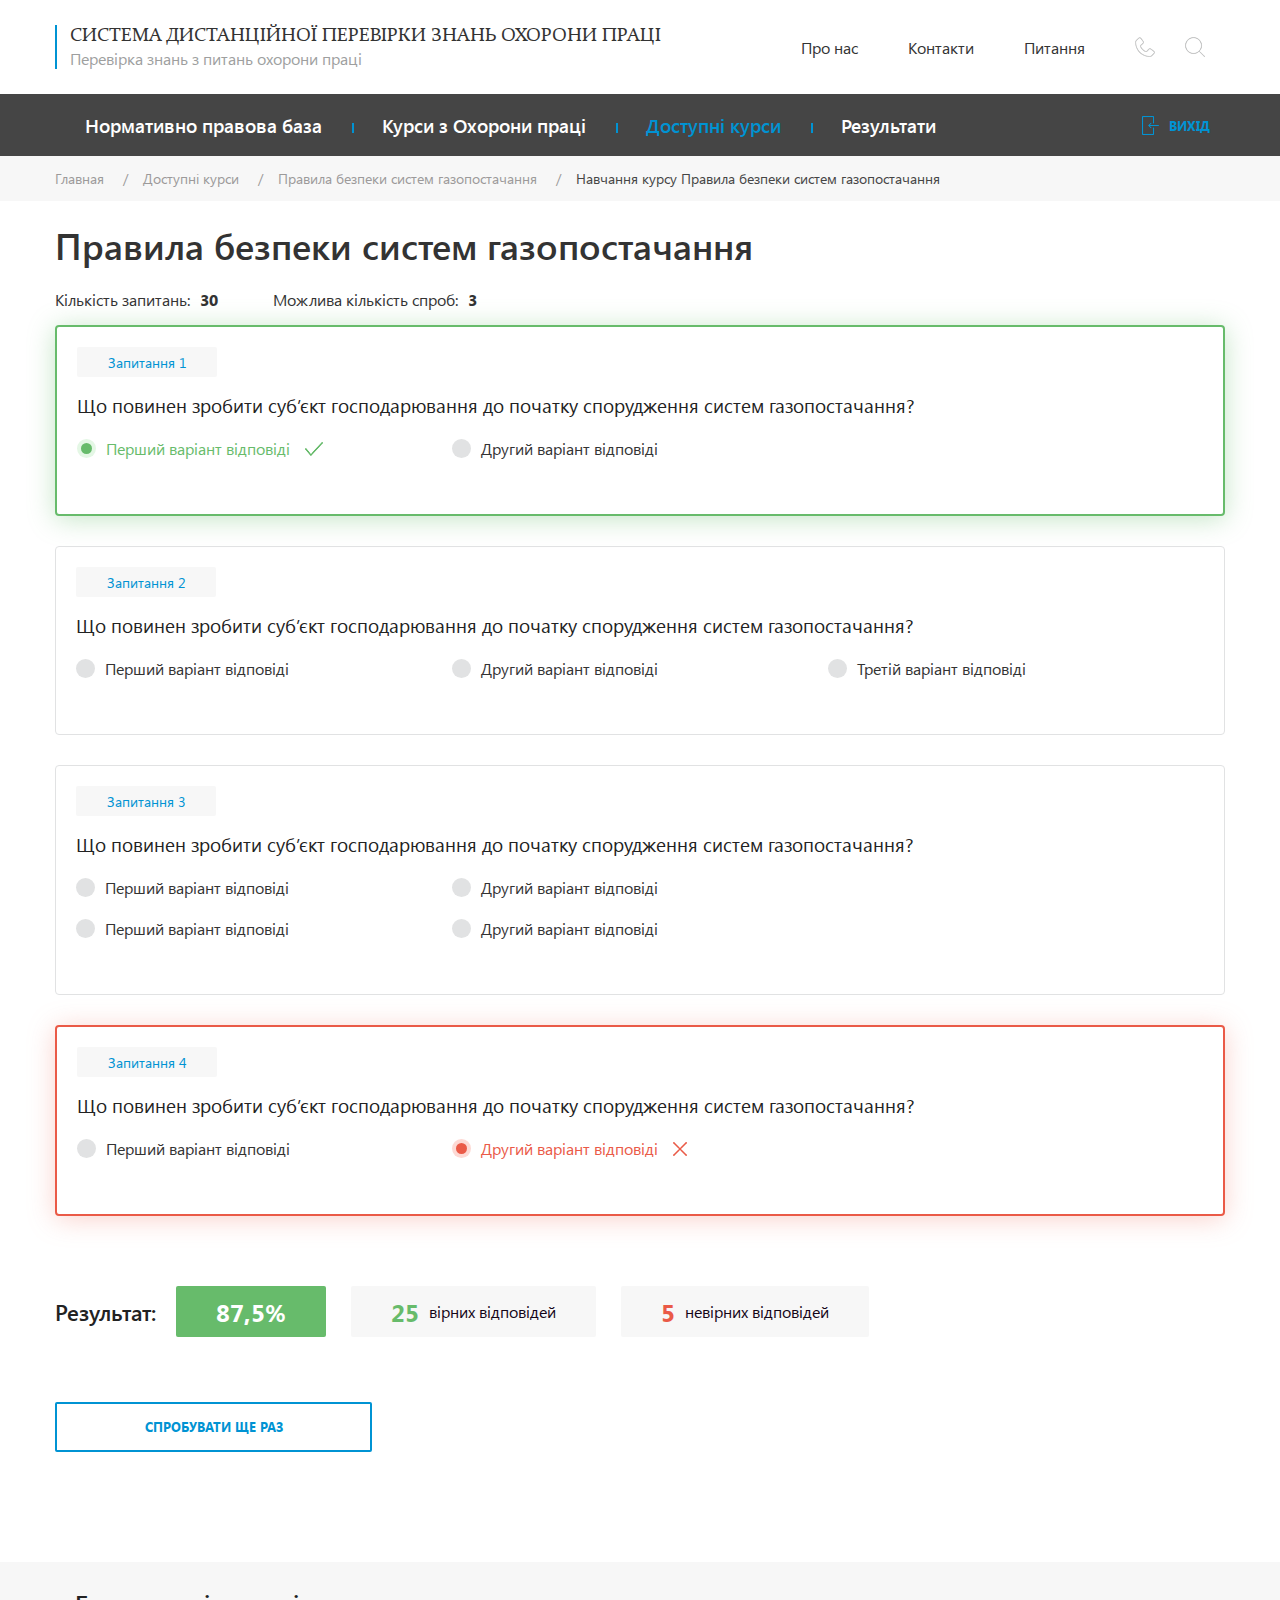
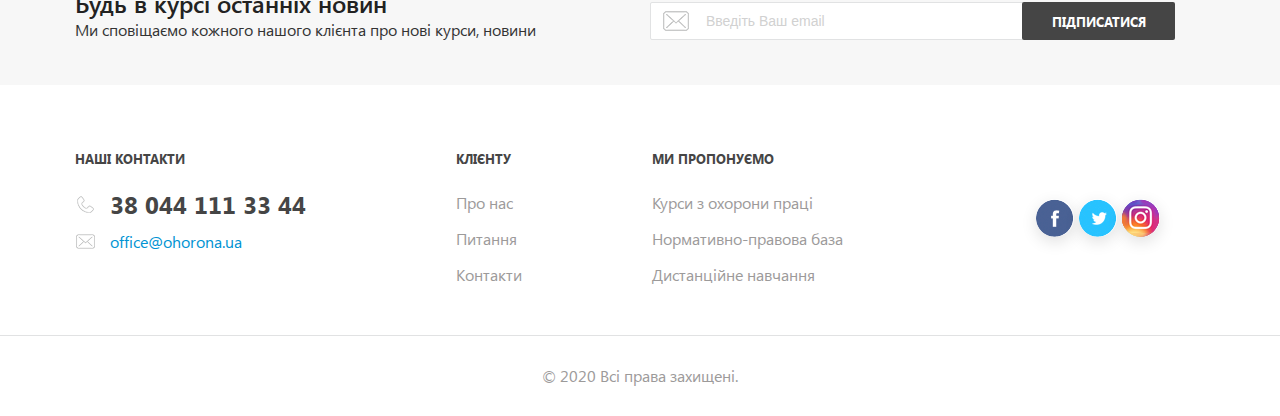
<file: test.html>
<!DOCTYPE html>
<html lang="en">
<head>
  <meta charset="UTF-8">
  <meta name="viewport" content="width=device-width, initial-scale=1, shrink-to-fit=no">
  <title>Test</title>
  <meta name="keywords" content="text, test">
  <meta name="description" content="very long text description">
  <link rel="stylesheet" href="css/style.css">
  <link rel="stylesheet" href="css/media.css">
  <script src="js/jquery-3.4.1.min.js"></script>
  <script src="js/custom.js"></script>
  <link rel="shortcut icon" href="favicon.png" type="image/png">
</head>
<body>

<header class="header">
  <div class="container">
    <div class="header__innder">
      <a href="#" class="header__logo">
        <div class="header__logo-text-big">Система дистанційної перевірки знань охорони праці</div>
        <div class="header__logo-text-small">Перевірка знань з питань охорони праці</div>
      </a>
      <div class="header__menu">
        <a href="#" class="header__menu-item">Про нас</a>
        <a href="#" class="header__menu-item">Контакти</a>
        <a href="#" class="header__menu-item">Питання</a>
      </div>
      <div class="header__btns">
        <div class="header__btn">
          <a href="#"><img src="img/header-tel.png" alt=""></a>
        </div>
        <div class="header__btn">
          <a href="#"><img src="img/header-search.png" alt=""></a>
        </div>
      </div>
    </div>
  </div>
</header>

<nav class="navigation">
  <div class="container">
    <div class="navigation__inner">
      <div class="navigation__menu">
        <div class="navigation__menu-item"><a href="#" class="navigation__menu-link">Нормативно правова база</a></div>
        <div class="navigation__menu-item"><a href="#" class="navigation__menu-link">Курси з Охорони праці</a></div>
        <div class="navigation__menu-item"><a href="#" class="navigation__menu-link navigation__menu-link_active">Доступні
          курси </a></div>
        <div class="navigation__menu-item"><a href="#" class="navigation__menu-link">Результати</a></div>
      </div>
      <a href="#" class="navigation__logout"><span class="navigation__logout-icon"><img src="img/logout.png"
                                                                                        alt=""></span>Вихід</a>
    </div>
  </div>
</nav>

<section class="breadcrumbs">
  <div class="container">
    <div class="breadcrumbs__list">
      <div class="breadcrumbs__list-item">
        <a href="#" class="breadcrumbs__list-link">Главная</a>
      </div>
      <div class="breadcrumbs__list-item">
        <a href="#" class="breadcrumbs__list-link">Доступні курси</a>
      </div>
      <div class="breadcrumbs__list-item">
        <a href="#" class="breadcrumbs__list-link">Правила безпеки систем газопостачання</a>
      </div>
      <div class="breadcrumbs__list-item breadcrumbs__list-item_current">
        <span>Навчання курсу Правила безпеки систем газопостачання</span>
      </div>
    </div>
  </div>
</section>

<section class="test">
  <div class="container">
    <h1 class="title">Правила безпеки систем газопостачання</h1>
    <div class="test__info">
      <div class="test__info-item">
        <div class="test__info-title">Кількість запитань:</div>
        <div class="test__info-value">30</div>
      </div>
      <div class="test__info-item">
        <div class="test__info-title">Можлива кількість спроб:</div>
        <div class="test__info-value">3</div>
      </div>
    </div>
    <div class="test__list">
      <div class="test-item test-item--yes">
        <div class="test-item__number">Запитання 1</div>
        <div class="test-item__question">Що повинен зробити суб’єкт господарювання до початку спорудження систем газопостачання?</div>
        <div class="test-item__answers">
          <div class="test-item__answers-row">
            <div class="test-item__answer">
              <label for="1" class="test-item__radio test-item__radio_checked">
                <input type="radio" name="r" id="1" checked>
                <span></span>Перший варіант відповіді
                <img src="img/test-yes.png" class="test-item__icon test-item__icon--yes">
              </label>
            </div>
            <div class="test-item__answer">
              <label for="2" class="test-item__radio">
                <input type="radio" name="r" id="2">
                <span></span>Другий варіант відповіді
                <img src="img/test-yes.png" class="test-item__icon test-item__icon--yes">
              </label>
            </div>
          </div>
        </div>
      </div>
      <div class="test-item">
        <div class="test-item__number">Запитання 2</div>
        <div class="test-item__question">Що повинен зробити суб’єкт господарювання до початку спорудження систем газопостачання?</div>
        <div class="test-item__answers">
          <div class="test-item__answers-row">
            <div class="test-item__answer">
              <label for="21" class="test-item__radio">
                <input type="radio" name="r4" id="21">
                <span></span>Перший варіант відповіді
              </label>
            </div>
            <div class="test-item__answer">
              <label for="22" class="test-item__radio">
                <input type="radio" name="r4" id="22">
                <span></span>Другий варіант відповіді
              </label>
            </div>
            <div class="test-item__answer">
              <label for="3" class="test-item__radio">
                <input type="radio" name="r4" id="3">
                <span></span>Третій варіант відповіді
              </label>
            </div>
          </div>
        </div>
      </div>
      <div class="test-item">
        <div class="test-item__number">Запитання 3</div>
        <div class="test-item__question">Що повинен зробити суб’єкт господарювання до початку спорудження систем газопостачання?</div>
        <div class="test-item__answers">
          <div class="test-item__answers-row">
            <div class="test-item__answer">
              <label for="21q" class="test-item__radio">
                <input type="radio" name="r3" id="21q">
                <span></span>Перший варіант відповіді
              </label>
            </div>
            <div class="test-item__answer">
              <label for="22q" class="test-item__radio">
                <input type="radio" name="r3" id="22q">
                <span></span>Другий варіант відповіді
              </label>
            </div>
          </div>
          <div class="test-item__answers-row">
            <div class="test-item__answer">
              <label for="21w" class="test-item__radio">
                <input type="radio" name="r3" id="21w">
                <span></span>Перший варіант відповіді
              </label>
            </div>
            <div class="test-item__answer">
              <label for="22w" class="test-item__radio">
                <input type="radio" name="r3" id="22w">
                <span></span>Другий варіант відповіді
              </label>
            </div>
          </div>
        </div>
      </div>
      <div class="test-item test-item--no">
        <div class="test-item__number">Запитання 4</div>
        <div class="test-item__question">Що повинен зробити суб’єкт господарювання до початку спорудження систем газопостачання?</div>
        <div class="test-item__answers">
          <div class="test-item__answers-row">
            <div class="test-item__answer">
              <label for="1w" class="test-item__radio">
                <input type="radio" name="r2" id="1w">
                <span></span>Перший варіант відповіді
                <img src="img/test-no.png" class="test-item__icon test-item__icon--no">
              </label>
            </div>
            <div class="test-item__answer">
              <label for="2w" class="test-item__radio test-item__radio_checked">
                <input type="radio" name="r2" id="2w" checked>
                <span></span>Другий варіант відповіді
                <img src="img/test-no.png" class="test-item__icon test-item__icon--no">
              </label>
            </div>
          </div>
        </div>
      </div>
    </div>
    <div class="test__result">
      <div class="test__result-title">Результат:</div>
      <div class="test__result-box test__result-score">87,5%</div>
      <div class="test__result-box"><div class="test__result-box-true">25</div>вірних відповідей</div>
      <div class="test__result-box"><div class="test__result-box-false">5</div>невірних відповідей</div>
    </div>
    <a href="#" class="btn btn-blue-transparent">Спробувати ще раз</a>
  </div>
</section>

<section class="subscribe">
  <div class="container">
    <div class="subscribe__inner">
      <div class="subscribe__text">
        <div class="subscribe__text-big">Будь в курсі останніх новин</div>
        <div class="subscribe__text-small">Ми сповіщаємо кожного нашого клієнта про нові курси, новини</div>
      </div>
      <div class="subscribe__form">
        <div class="subscribe__form-inp">
          <div class="subscribe__form-icon"><img src="img/subscribe-form.png" alt=""></div>
          <input type="text" name="subs" id="subs" class="inp-subscribe" placeholder="Введіть Ваш email">
        </div>
        <button class="btn-subscribe" type="submit">Підписатися</button>
      </div>
    </div>
  </div>
</section>

<footer class="footer">
  <div class="container">
    <div class="footer__inner">
      <div class="footer__contacts">
        <div class="footer__title">Наші контакти</div>
        <div class="footer__tel">
          <div class="footer__contacts__icon"><img src="img/footer-tel.png" alt=""></div>
          <a href="tel:38 044 111 33 44">38 044 111 33 44</a>
        </div>
        <div class="footer__mail">
          <div class="footer__contacts__icon"><img src="img/footer-mail.png" alt=""></div>
          <a href="mailto:office@ohorona.ua">office@ohorona.ua</a>
        </div>
      </div>
      <div class="footer__menu">
        <div class="footer__menu-col">
          <div class="footer__title">Клієнту</div>
          <a href="#" class="footer__menu-link">Про нас</a>
          <a href="#" class="footer__menu-link">Питання</a>
          <a href="#" class="footer__menu-link">Контакти</a>
        </div>
        <div class="footer__menu-col">
          <div class="footer__title">Ми пропонуємо</div>
          <a href="#" class="footer__menu-link">Курси з охорони праці</a>
          <a href="#" class="footer__menu-link">Нормативно-правова база</a>
          <a href="#" class="footer__menu-link">Дистанційне навчання</a>
        </div>
      </div>
      <div class="footer__socials">
        <!--<a href="#" target="_blank" class="footer__socials-item"><img src="img/vk.png" alt=""></a>-->
        <a href="#" target="_blank" class="footer__socials-item"><img src="img/fb.png" alt=""></a>
        <a href="#" target="_blank" class="footer__socials-item"><img src="img/twitter.png" alt=""></a>
        <a href="#" target="_blank" class="footer__socials-item"><img src="img/insta.png" alt=""></a>
      </div>
    </div>
  </div>
  <div class="copyright">© 2020 Всі права захищені.</div>
</footer>

<div class="modal">
  <div class="modal-window" id="login">
    <div class="modal-close js-modal-close"><img src="img/modal-close.png" alt=""></div>
    <div class="title title--center">Авторизація</div>
    <form action="" method="get" class="modal-form">
      <input type="text" name="q" id="q" class="inp" placeholder="Логін">
      <input type="password" name="qw" id="qw" class="inp" placeholder="Пароль">
      <label for="qww" class="checkbox">
        <input type="checkbox" name="qww" id="qww">
        <span></span>
        Погоджуюсь на обробку персональних даних
      </label>
      <button class="btn btn-blue-transparent modal-submit" type="submit">Відправити</button>
    </form>
  </div>
</div>

</body>
</html>
</file>
<file: css/style.css>
@font-face {
    font-family: 'Segoe UI Regular';
    src: url('../fonts/segoeui/SegoeUI.eot');
    src: url('../fonts/segoeui/SegoeUI.eot?#iefix') format('embedded-opentype'),
    url('../fonts/segoeui/SegoeUI.woff') format('woff'),
    url('../fonts/segoeui/SegoeUI.ttf') format('truetype');
    font-weight: normal;
    font-style: normal;
}
@font-face {
    font-family: 'Segoe UI Semibold';
    src: url('../fonts/segoeui/SegoeUI-SemiBold.eot');
    src: url('../fonts/segoeui/SegoeUI-SemiBold.eot?#iefix') format('embedded-opentype'),
    url('../fonts/segoeui/SegoeUI-SemiBold.woff') format('woff'),
url('../fonts/segoeui/SegoeUI-SemiBold.ttf') format('truetype');
    font-weight: normal;
    font-style: normal;
}
@font-face {
    font-family: 'Segoe UI Bold';
    src: url('../fonts/segoeui/SegoeUI-Bold.eot');
    src: url('../fonts/segoeui/SegoeUI-Bold.eot?#iefix') format('embedded-opentype'),
    url('../fonts/segoeui/SegoeUI-Bold.woff') format('woff'),
    url('../fonts/segoeui/SegoeUI-Bold.ttf') format('truetype');
    font-weight: normal;
    font-style: normal;
}
@font-face {
    font-family: 'Constantia';
    src: url('../fonts/constan.ttf') format('truetype');
    font-weight: normal;
    font-style: normal;
}

/*General*/
html, body {
    margin: 0;
    padding: 0;
    width: 100%;
    min-height: 100vh;
    font-family: 'Segoe UI Regular', sans-serif;;
    -webkit-font-smoothing: antialiased;
    -moz-osx-font-smoothing: grayscale;
}

* {
    -webkit-box-sizing: border-box;
    -moz-box-sizing: border-box;
    box-sizing: border-box;
}
a{
    text-decoration: none;
}
a, button {
    outline: none;
    -webkit-transition: all 0.25s;
    -moz-transition: all 0.25s;
    -ms-transition: all 0.25s;
    -o-transition: all 0.25s;
    transition: all 0.25s;
}
h1,h2{
    font-weight: normal;
    margin: 0;
}

input, textarea, button, select {
    outline: none;
    border: none;
    padding: 0;
}

ul {
    margin: 0;
    padding: 0;
    list-style: none;
}

img {
    display: block;
    max-width: 100%;
}
input[type="checkbox"],
input[type="radio"]{
    display: none;
}

/*General*/
.container {
    width: 100%;
    max-width: 1200px;
    margin: 0 auto;
    padding: 0 15px;
}
.ovh{
    overflow: hidden;
}
.title{
    font-family:"Segoe UI Semibold",sans-serif;
    font-size: 36px;
    color: #333333;
}
.title--center{
    position: relative;
    text-align: center;
}
.title--center:after{
    content: "";
    position: absolute;
    bottom: -12px;
    left: 50%;
    width: 64px;
    height: 2px;
    margin-left: -32px;
    background-color: #0093d3;
}
.title--left{
    position: relative;
    margin-bottom: 45px;
}
.title--left:after{
    content: '';
    position: absolute;
    left: 0;
    bottom: -20px;
    width: 64px;
    height: 2px;
    background-color: #0093d3;
}
.title-medium{
    font-family:"Segoe UI Semibold",sans-serif;
    font-size: 22px;
    color: #222222;
}
.inp{
    width: 100%;
    height: 49px;
    line-height: 49px;
    margin-bottom: 10px;
    padding: 0 20px;
    font-family:"Segoe UI Regular",sans-serif;
    font-size: 16px;
    -webkit-border-radius: 2px;
    -moz-border-radius: 2px;
    border-radius: 2px;
    color: #333333;
    border: 1px solid #e1e2e3;
}
.inp::-webkit-input-placeholder {
    color: #9c9a9a;
}
.inp::-moz-placeholder {
    color: #9c9a9a;
}
.inp:-ms-input-placeholder {
    color: #9c9a9a;
}
.inp:-moz-placeholder {
    color: #9c9a9a;
}
.btn{
    display: flex;
    align-items: center;
    justify-content: center;
    width: 317px;
    height: 50px;
    font-family:"Segoe UI Bold",sans-serif;
    font-size: 13px;
    line-height: 2em;
    text-transform: uppercase;
    -webkit-border-radius: 2px;
    -moz-border-radius: 2px;
    border-radius: 2px;
    cursor: pointer;
}
.btn-blue-transparent{
    background-color: transparent;
    border: 2px solid #0093d3;
    color: #0093d3;
}
.btn-blue-transparent:hover{
    color: #ffffff;
    background-color: #0093d3;
}
.btn-black-transparent{
    background-color: transparent;
    color: #454545;
    border: 2px solid #454545;
}
.btn-black-transparent:hover{
    background-color: #1c1c1c;
    color: #ffffff;
}
.checkbox{
    display: flex;
    align-items: center;
    margin-top: 5px;
    font-size: 14px;
    color: #333333;
}
.checkbox span{
    display: inline-block;
    width: 22px;
    min-width: 22px;
    height: 22px;
    margin-right: 10px;
    -webkit-border-radius: 4px;
    -moz-border-radius: 4px;
    border-radius: 4px;
    border: 2px solid #0093d3;
}
.checkbox input[type="checkbox"]:checked + span{
    background: url("../img/checkmark.png") no-repeat center center, transparent;
}
.text{
    font-size: 16px;
    line-height: 30px;
    color: #333333;
}
.courses{
    display: flex;
    flex-wrap: wrap;
    margin-left: -15px;
    margin-right: -15px;
}
.course{
    width: 25%;
    margin-bottom: 30px;
    padding: 0 15px;
}
.course--half{
    width: 50%;
}
.course__box{
    display: flex;
    flex-direction: column;
    height: 100%;
    background-color: #fff;
    -webkit-border-radius: 4px;
    -moz-border-radius: 4px;
    border-radius: 4px;
    border: 2px solid transparent;
    -webkit-box-shadow:  0 12px 27px rgba(64,64,64,0.14);
    -moz-box-shadow:  0 12px 27px rgba(64,64,64,0.14);
    box-shadow:  0 12px 27px rgba(64,64,64,0.14);
    overflow: hidden;
}
.course__box:hover{
    border: 2px solid #0093d3;
    -webkit-box-shadow:  0 6px 27px rgba(0,147,211,0.41);
    -moz-box-shadow:  0 6px 27px rgba(0,147,211,0.41);
    box-shadow:  0 6px 27px rgba(0,147,211,0.41);
}
.course__img img{
    width: 100%;
}
.course__text{
    flex: 1;
    display: flex;
    flex-wrap: wrap;
    flex-direction: column;
    padding: 10px 20px 25px 20px;
}
.course__title{
    margin-bottom: 20px;
    font-family:"Segoe UI Semibold",sans-serif;
    font-size: 22px;
    line-height: 1em;
    color: #222222;
}
.course--half .course__text{
    flex-direction: row;
}
.course--half .course__title{
    max-width: 70%;
    margin-bottom: 0;
}
.course--half .course__link{
    margin-bottom: auto;
    margin-left: auto;
}
.course__link{
    align-self: flex-end;
    display: flex;
    align-items: flex-start;
    margin-top: auto;
    font-size: 14px;
    color: #0093d3;
}
.course__link span{
    margin-top: 5px;
    margin-left: 6px;
}
.pagination{
    display: flex;
    flex-wrap: wrap;
    justify-content: center;
}
.pagination__item{
    display: flex;
    align-items: center;
    justify-content: center;
    width: 51px;
    height: 51px;
    margin: 0 5px;
    font-size: 16px;
    color: #c8c9c9;
    background-color: #fff;
    border: 1px solid #e1e2e3;
    -webkit-border-radius: 2px;
    -moz-border-radius: 2px;
    border-radius: 2px;
}
.pagination__item_active,
.pagination__item:not(.pagination__next):not(.pagination__prev):hover{
    background-color: #0093d3;
    color: #ffffff;
    border: 1px solid #0093d3;
}
.pagination__prev,
.pagination__next{
    background: url("../img/pagination-arrow.png") no-repeat center center;
}
.pagination__next{
    -webkit-transform: rotate(180deg);
    -moz-transform: rotate(180deg);
    -ms-transform: rotate(180deg);
    -o-transform: rotate(180deg);
    transform: rotate(180deg);
}
/*--- RESULT PAGE ---*/
.results{
    padding: 20px 0 110px 0;
}
.results__items{
    margin-top: 25px;
}
.results-item{
    display: flex;
    flex-wrap: wrap;
    margin-bottom: 43px;
    padding-bottom: 45px;
    border-bottom: 1px solid #e1e2e3;
}
.results-item:last-child{
    border-bottom: none;
    margin-bottom: 0;
}
.results-item__img{
    width: 100%;
    max-width: 270px;
    margin-top: 7px;
    margin-right: 30px;
    -webkit-border-radius: 4px;
    -moz-border-radius: 4px;
    border-radius: 4px;
    overflow: hidden;
}
.results-item__title{
    font-family:"Segoe UI Semibold",sans-serif;
    font-size: 22px;
    color: #222222;
}
.results-item__info{
    flex: 1;
}
.results-item-result{
    display: flex;
    flex-wrap: wrap;
    align-items: center;
    margin-top: 20px;
}
.results-item-result__attempt,
.results-item-result__value,
.results-item-result__date{
    display: flex;
    flex-direction: column;
    align-items: center;
    justify-content: center;
    height: 51px;
    font-size: 16px;
    line-height: 1.3em;
    -webkit-border-radius: 2px;
    -moz-border-radius: 2px;
    border-radius: 2px;
}
.results-item-result__attempt{
    width: 67px;
    margin-right: 20px;
    background-color: #f7f7f7;
    color: #140518;
}
.results-item-result__value{
    width: 127px;
    margin-right: 25px;
    color: #ffffff;
}
.results-item-result__value-ok{
    background-color: #67bb6b;
}
.results-item-result__value-fail{
    background-color: #ea5a47;
}
.results-item-result__bold{
    font-family:"Segoe UI Bold",sans-serif;
    font-size: 24px;
    line-height: 1em;
}
.results-item-result__date{
    color: #9c9a9a;
}
.results-item-result__date div{
    width: 100%;
    display: flex;
    justify-content: space-between;
}
/*--- TEST PAGE ---*/
.test{
    padding: 20px 0 110px 0;
}
.test__info{
    display: flex;
    flex-wrap: wrap;
    margin-top: 20px;
}
.test__info-item{
    display: flex;
    flex-wrap: wrap;
    align-items: center;
    margin-bottom: 15px;
    margin-right: 55px;
    font-size: 16px;
    color: #333333;
}
.test__info-title{
    margin-right: 10px;
}
.test__info-value{
    font-family:"Segoe UI Bold",sans-serif;
}
.test-item{
    margin-bottom: 30px;
    padding: 20px 20px 55px 20px;
    -webkit-border-radius: 4px;
    -moz-border-radius: 4px;
    border-radius: 4px;
    border: 1px solid #e1e2e3;
}
.test-item:not(.test-item--yes):not(.test-item--no):hover{
    -webkit-box-shadow:  0 12px 27px rgba(64,64,64,0.14);
    -moz-box-shadow:  0 12px 27px rgba(64,64,64,0.14);
    box-shadow:  0 12px 27px rgba(64,64,64,0.14);
}
.test-item__number{
    display: flex;
    align-items: center;
    justify-content: center;
    width: 140px;
    height: 30px;
    background-color: #f7f7f7;
    font-size: 14px;
    color: #0093d3;
    -webkit-border-radius: 2px;
    -moz-border-radius: 2px;
    border-radius: 2px;
}
.test-item__question{
    margin-top: 15px;
    font-size: 19px;
    color: #222222;
}
.test-item__answers-row{
    display: flex;
    flex-wrap: wrap;
}
.test-item__answer{
    display: flex;
    flex-wrap: wrap;
    width: 100%;
    max-width: 33.333333333%;
    margin-top: 20px;
}
.test-item__radio{
    display: flex;
    align-items: center;
    font-size: 16px;
    color: #333333;
    cursor: pointer;
}
.test-item__radio span{
    position: relative;
    width: 19px;
    min-width: 19px;
    height: 19px;
    margin-right: 10px;
    background-color: #e1e2e3;
    -webkit-border-radius: 100%;
    -moz-border-radius: 100%;
    border-radius: 100%;
}
.test-item__radio input[type="radio"]:checked + span:after{
    content: "";
    position: absolute;
    top: 4px;
    left: 4px;
    width: 11px;
    height: 11px;
    -webkit-border-radius: 100%;
    -moz-border-radius: 100%;
    border-radius: 100%;
    background-color: #333333;
}
.test-item--yes{
    border: 2px solid #67bb6b;
    -webkit-box-shadow:  0 3px 27px rgba(103,187,107,0.39);
    -moz-box-shadow:  0 3px 27px rgba(103,187,107,0.39);
    box-shadow:  0 3px 27px rgba(103,187,107,0.39);
}
.test-item--yes .test-item__radio_checked{
    color: #67bb6b;
}
.test-item--yes input[type="radio"]:checked + span{
    background-color: #e4f7e5;
}
.test-item--yes input[type="radio"]:checked + span{
    color: #67bb6b;
}
.test-item--yes input[type="radio"]:checked + span:after{
    background-color: #67bb6b;
}
.test-item--no{
    border: 2px solid #ea5a47;
    -webkit-box-shadow:  0 3px 27px rgba(242,138,124,0.39);
    -moz-box-shadow:   0 3px 27px rgba(242,138,124,0.39);
    box-shadow:   0 3px 27px rgba(242,138,124,0.39);
}
.test-item--no .test-item__radio_checked{
    color: #ea5a47;
}
.test-item--no input[type="radio"]:checked + span{
    background-color: #fdd9d4;
}
.test-item--no input[type="radio"]:checked + span:after{
    background-color: #ea5a47;
}
.test-item__icon{
    display: none;
    margin-left: 15px;
}
.test-item__radio_checked .test-item__icon{
    display: inline-block;
}
.test__result{
    display: flex;
    flex-wrap: wrap;
    align-items: center;
    margin-bottom: 65px;
    padding-top: 40px;
}
.test__result-title{
    margin-right: 20px;
    font-family:"Segoe UI Semibold",sans-serif;
    font-size: 22px;
    color: #222222;
}
.test__result-box{
    display: flex;
    align-items: center;
    justify-content: center;
    height: 51px;
    margin-right: 25px;
    padding: 0 40px;
    -webkit-border-radius: 2px;
    -moz-border-radius: 2px;
    border-radius: 2px;
    font-size: 16px;
    color: #140518;
    background-color: #f7f7f7;
}
.test__result-score{
    font-family:"Segoe UI Bold",sans-serif;
    font-size: 24px;
    color: #ffffff;
    background-color: #67bb6b;
}
.test__result-box-true,
.test__result-box-false{
    margin-right: 10px;
    font-family:"Segoe UI Bold",sans-serif;
    font-size: 24px;
}
.test__result-box-true{
    color: #67bb6b;
}
.test__result-box-false{
    color: #ea5a47;
}
/*--- BASE PAGE ---*/
.base-page{
    padding: 20px 0 110px 0;
}
.base-page__list{
    margin-top: 30px;
    padding-top: 30px;
    border-top: 1px solid #e1e2e3;
}
.base-page__list-item{
    position: relative;
    margin-bottom: 25px;
    padding-left: 30px;
}
.base-page__list-item:before{
    content: "";
    position: absolute;
    left: 0;
    top: 12px;
    width: 10px;
    height: 2px;
    background-color: #0093d3;
}
.base-page__link{
    font-size: 16px;
    color: #333333;
}
.base-page__link:hover{
    color: #0093d3;
    text-decoration: underline;
}
/*--- COURSES LEARN PAGE ---*/
.course-learn-page{
    padding: 20px 0 110px 0;
}
.course-learn-page .text{
    margin-bottom: 30px;
}
.course-learn-page__intro{
    display: flex;
    flex-wrap: wrap;
    align-items: center;
    justify-content: space-between;
    margin-bottom: 40px;
}
.course-learn-page__intro-img{
    width: 100%;
    max-width: 470px;
    -webkit-border-radius: 4px;
    -moz-border-radius: 4px;
    border-radius: 4px;
    overflow: hidden;
}
.course-learn-page__intro-text.text{
    width: 100%;
    max-width: 670px;
    margin-bottom: 0;
}
.course-pdfs{
    margin-bottom: 30px;
}
.course-pdf{
    display: flex;
    align-items: center;
    margin-top: 23px;
}
.course-pdf__icon{
    min-width: 22px;
    margin-right: 10px;
}
.course-pdf__link{
    font-size: 16px;
    color: #333333;
}
.course-pdf__link:hover{
    color: #0093d3;
    text-decoration: underline;
}
/*--- COURSES RULES PAGE ---*/
.course-rules-page{
    padding: 20px 0 110px 0;
}
.course-rules-page .text{
    margin-bottom: 30px;
}
.course-rules-page__btns{
    display: flex;
    flex-wrap: wrap;
    align-items: center;
    justify-content: center;
    margin-top: 50px;
}
.course-rules-page__btn{
    margin-left: 10px;
    margin-right: 10px;
}
/*--- COURSES DETAILS PAGE ---*/
.course-detail-page{
    padding: 20px 0 110px 0;
}
.course-detail-page__img{
    width: 100%;
    margin-bottom: 35px;
    -webkit-border-radius: 4px;
    -moz-border-radius: 4px;
    border-radius: 4px;
    overflow: hidden;
}
.title-medium--course-detail-page{
    margin-bottom: 15px;
}
.course-detail-page .text{
    margin-bottom: 30px;
}
.course-detail-page__list{
    padding-bottom: 55px;
}
.course-detail-page__list .list__item{
    margin-bottom: 20px;
}
.course-detail-page__btn{
    margin-left: auto;
    margin-right: auto;
}
.course-detail-page-request{
    display: none;
    width: 100%;
    max-width: 970px;
    margin: 15px auto 10px auto;
    padding: 45px 15px 70px 15px;
    background-color: #f7f7f7;
    -webkit-border-radius: 2px;
    -moz-border-radius: 2px;
    border-radius: 2px;
}
.course-detail-page-request__form{
    width: 100%;
    max-width: 570px;
    margin: 40px auto 0 auto;
}
.course-detail-page-request__btn{
    margin-top: 15px;
    margin-left: auto;
    margin-right: auto;
}
/*--- COURSES CATEGORY PAGE ---*/
.courses-category-page{
    padding: 20px 0 80px 0;
}
.courses--courses-category-page{
    margin-top: 40px;
}
.pagination--courses-category-page{
    margin-top: 40px;
}
/*--- COURSES PAGE ---*/
.courses-page{
    padding: 20px 0;
}
.title--courses-page{
    margin-bottom: 20px;
}
/*--- HOME PAGE ---*/
.cta{
    padding: 50px 0 65px 0;
    background: transparent url(../img/cta-bg.jpg) center center no-repeat;
    -webkit-background-size: cover;
    background-size: cover;
}
.cta__inner{
    width: 100%;
    max-width: 525px;
    margin-left: 85px;
}
.cta__title{
    margin-bottom: 20px;
    font-family:"Segoe UI Bold",sans-serif;
    font-size: 55px;
    line-height: 56px;
    color: #333333;
}
.cta__btn{
    margin-top: 35px;
}
.popular{
    padding: 50px 0 30px 0;
}
.courses--popular{
    margin-top: 40px;
}
.goal{
    padding: 50px 0 70px 0;
    background: transparent url(../img/goal-bg.jpg) center center no-repeat;
    -webkit-background-size: cover;
    background-size: cover;
}
.goal__inner{
    display: flex;
    flex-wrap: wrap;
}
.goal__text{
    width: 100%;
    max-width: 520px;
}
.goal__numbers{
    margin-left: 60px;
}
.number{
    display: flex;
    flex-wrap: wrap;
    align-items: center;
    margin-top: 25px;
}
.number:first-child{
    margin-top: 15px;
}
.number:nth-child(odd){
    margin-left: 100px;
}
.number__value{
    margin-right: 20px;
    font-family:"Segoe UI Bold",sans-serif;
    font-size: 75px;
    line-height: 1em;
    color: #46b1df;
}
.about{
    padding: 60px 0 35px 0;
}
.number__text{
    font-family:"Segoe UI Semibold",sans-serif;
    font-size: 20px;
    line-height: 24px;
    color: #333333;
}
.title--about{
    margin-bottom: 20px;
}
.list{
    display: flex;
    flex-wrap: wrap;
    margin-left: -15px;
    margin-right: -15px;
}
.list--about{
    margin-top: 50px;
}
.list__col{
    width: 100%;
    max-width: 50%;
    padding: 0 15px;
}
.list__item{
    position: relative;
    margin-bottom: 40px;
    padding-left: 70px;
    padding-right: 20px;
    font-size: 16px;
    line-height: 22px;
    color: #333333;
}
.list__item:before{
    content: "";
    position: absolute;
    top: 12px;
    left: 0;
    width: 40px;
    height: 2px;
    background-color: #0093d3;
}
/*Modal*/
.modal{
    display: none;
    position: fixed;
    top: 0;
    right: 0;
    bottom: 0;
    left: 0;
    padding: 15px;
    background-color: rgba(68,68,68,0.6);
    overflow-y: auto;
    z-index: 99;
}
.modal-window{
    display: none;
    position: relative;
    top: 50%;
    width: 100%;
    max-width: 600px;
    margin: 0 auto;
    padding: 50px 0 75px 0;
    -webkit-transform: translate(0, -50%);
    -moz-transform: translate(0, -50%);
    -ms-transform: translate(0, -50%);
    -o-transform: translate(0, -50%);
    transform: translate(0, -50%);
    background-color: #fff;
    -webkit-border-radius: 4px;
    -moz-border-radius: 4px;
    border-radius: 4px;
}
.modal-close{
    position: absolute;
    top: 15px;
    right: 15px;
    cursor: pointer;
}
.modal-form{
    width: 100%;
    max-width: 370px;
    margin-top: 40px;
    margin-left: auto;
    margin-right: auto;
}
.modal-submit{
    margin-top: 30px;
    margin-left: auto;
    margin-right: auto;
}
/*Header*/
.header{
    padding: 25px 0;
}
.header__innder{
    display: flex;
    flex-wrap: wrap;
    align-items: center;
}
.header__logo{
    padding-left: 13px;
    border-left: 2px solid #0093d3;
}
.header__logo-text-big{
    font-family: 'Constantia',sans-serif;
    font-size: 19px;
    line-height: 23px;
    color: #333333;
    text-transform: uppercase;
}
.header__logo-text-small{
    font-size: 16px;
    color: #9e9f9f;
}
.header__menu{
    display: flex;
    flex-wrap: wrap;
    margin-left: auto;
}
.header__menu-item{
    margin: 0 25px;
    font-size: 16px;
    color: #333333;
}
.header__menu-item:hover{
    color: #0093d3;
}
.header__btns{
    display: flex;
    flex-wrap: wrap;
    margin-left: 15px;
}
.header__btn{
    display: flex;
    flex-wrap: wrap;
    justify-content: center;
    align-items: center;
    width: 40px;
    height: 40px;
    margin-right: 10px;
    -webkit-border-radius: 100%;
    -moz-border-radius: 100%;
    border-radius: 100%;
}
.header__btn:hover{
    border: 1px solid #e1e2e3;
}
/*Navigation*/
/*.navigation{*/
    /*border-top: 1px solid #e1e2e3;*/
    /*border-bottom: 1px solid #e1e2e3;*/
/*}*/
/*.navigation--home{*/
    /*background: #454545;*/
    /*border-top: 1px solid #454545;*/
    /*border-bottom: 1px solid #454545;*/
/*}*/
.navigation{
    background: #454545;
    border-top: 1px solid #454545;
    border-bottom: 1px solid #454545;
}
.navigation__inner{
    display: flex;
    flex-wrap: wrap;
    align-items: center;
    justify-content: space-between;
}
.navigation__menu{
    display: flex;
    flex-wrap: wrap;
}
.navigation__menu-item{
    position: relative;
    display: flex;
    align-items: center;
    height: 60px;
    padding: 0 30px;
}
.navigation__menu-item:not(:first-child):before{
    content: "";
    position: absolute;
    bottom: 22px;
    left: 0;
    width: 2px;
    height: 10px;
    background-color: #0093d3;
}
/*.navigation__menu-link{*/
    /*font-size: 19px;*/
    /*color: #333333;*/
/*}*/
/*.navigation--home .navigation__menu-link{*/
    /*font-family:"Segoe UI Semibold",sans-serif;*/
    /*color: #ffffff;*/
/*}*/
.navigation__menu-link{
    font-family:"Segoe UI Semibold",sans-serif;
    font-size: 19px;
    color: #ffffff;
}
.navigation__menu-link_active,
.navigation__menu-link:hover{
    color: #0093d3;
}
.navigation__enter{
    display: flex;
    align-items: center;
    justify-content: center;
    width: 154px;
    height: 38px;
    background: #0093d3;
    -webkit-border-radius: 2px;
    -moz-border-radius: 2px;
    border-radius: 2px;
    font-family:"Segoe UI Bold",sans-serif;
    font-size: 13px;
    text-transform: uppercase;
    color: #ffffff;
}
.navigation__enter:hover{
    background-color: #1c1c1c;
}
.navigation__logout{
    display: flex;
    align-items: center;
    margin-right: 15px;
    font-family:"Segoe UI Bold",sans-serif;
    font-size: 13px;
    color: #0093d3;
    text-transform: uppercase;
}
.navigation__logout-icon{
    margin-right: 10px;
}
/*Breadcrumbs*/
.breadcrumbs{
    padding: 13px 0;
    background-color: #f7f7f7;
}
.breadcrumbs__list{
    display: flex;
    flex-wrap: wrap;
}
.breadcrumbs__list-item{
    margin-right: 15px;
    font-size: 14px;
}
.breadcrumbs__list-item:not(.breadcrumbs__list-item_current):after{
    content: "/";
    margin-left: 15px;
    color: #9c9a9a;
}
.breadcrumbs__list-link{
    color: #9c9a9a;
}
.breadcrumbs__list-link:hover,
.breadcrumbs__list-item{
    color: #454545;
}
/*Subscribe*/
.subscribe{
    padding: 25px 0 45px 0;
    background-color: #f7f7f7;
}
.subscribe__inner{
    display: flex;
    flex-wrap: wrap;
    align-items: flex-end;
}
.subscribe__text,
.subscribe__form{
    width: 100%;
    max-width: 50%;
}
.subscribe__text{
    padding: 0 20px;
}
.subscribe__text-big{
    font-family:"Segoe UI Semibold",sans-serif;
    font-size: 24px;
    color: #222222;
}
.subscribe__text-small{
    font-size: 16px;
    color: #333333;
}
.subscribe__form{
    display: flex;
    flex-wrap: wrap;
    padding: 0 10px;
}
.subscribe__form-inp{
    position: relative;
    width: 100%;
    max-width: 374px;
}
.subscribe__form-icon{
    position: absolute;
    top: 50%;
    left: 13px;
    -webkit-transform: translate(0, -50%);
    -moz-transform: translate(0, -50%);
    -ms-transform: translate(0, -50%);
    -o-transform: translate(0, -50%);
    transform: translate(0, -50%);
}
.inp-subscribe{
    width: 100%;
    height: 38px;
    padding: 0 15px 0 55px;
    font-size: 14px;
    color: #222222;
    border: 1px solid #e1e2e3;
    -webkit-border-radius: 2px;
    -moz-border-radius: 2px;
    border-radius: 2px;
    background-color: #fff;
}
.inp-subscribe::-webkit-input-placeholder {
    color: #d1d1d1;
}
.inp-subscribe::-moz-placeholder {
    color: #d1d1d1;
}
.inp-subscribe:-ms-input-placeholder {
    color: #d1d1d1;
}
.inp-subscribe:-moz-placeholder {
    color: #d1d1d1;
}
.btn-subscribe{
    position: relative;
    width: 153px;
    height: 38px;
    margin-left: -2px;
    font-family:"Segoe UI Bold",sans-serif;
    font-size: 13px;
    color: #ffffff;
    text-transform: uppercase;
    background-color: #454545;
    -webkit-border-radius: 2px;
    -moz-border-radius: 2px;
    border-radius: 2px;
    cursor: pointer;
    z-index: 2;
}
.btn-subscribe:hover{
    background-color: #1c1c1c;
}
/*Footer*/
.footer__inner{
    display: flex;
    flex-wrap: wrap;
    padding: 65px 0 50px 0;
}
.footer__title{
    margin-bottom: 25px;
    font-family:"Segoe UI Bold",sans-serif;
    font-size: 13px;
    color: #454545;
    text-transform: uppercase;
}
.footer__contacts{
    padding: 0 20px;
}
.footer__contacts__icon{
    display: flex;
    justify-content: center;
    width: 20px;
    margin-right: 15px;
}
.footer__tel,
.footer__mail{
    display: flex;
    flex-wrap: wrap;
    align-items: center;
}
.footer__mail{
    margin-top: 15px;
}
.footer__tel a{
    font-family:"Segoe UI Bold",sans-serif;
    font-size: 24px;
    line-height: 1em;
    color: #454545;
}
.footer__mail a{
    font-size: 16px;
    color: #0093d3;
}
.footer__menu{
    display: flex;
    flex-wrap: wrap;
}
.footer__menu-col{
    display: flex;
    flex-wrap: wrap;
    flex-direction: column;
    align-items: flex-start;
    margin-left: 130px;
}
.footer__menu-link{
    margin-bottom: 15px;
    font-size: 16px;
    color: #9c9a9a;
}
.footer__menu-link:hover{
    color: #0093d3;
}
.footer__menu-link:last-child{
    margin-bottom: 0;
}
.footer__socials{
    display: flex;
    flex-wrap: wrap;
    align-self:center;
    margin-left: auto;
    margin-right: 60px;
}
.footer__socials-item{
    width: 38px;
    height: 38px;
    margin-right: 5px;
    -webkit-border-radius: 100%;
    -moz-border-radius: 100%;
    border-radius: 100%;
    -webkit-box-shadow:  0 5px 16px rgba(0,0,0,0.12);
    -moz-box-shadow:  0 5px 16px rgba(0,0,0,0.12);
    box-shadow:  0 5px 16px rgba(0,0,0,0.12);
}
.copyright{
    padding: 28px 15px;
    border-top: 1px solid #e1e2e3;
    font-size: 16px;
    line-height: 24px;
    text-align: center;
    color: #9c9a9a;
}
</file>
<file: css/media.css>
@media (min-width: 768px) and (max-width: 1024px){
    /*General*/
    .course{
        width: 50%;
    }
    /*Header*/
    .header__logo{
        width: 100%;
        margin-bottom: 15px;
    }
    .navigation__menu-link{
        font-size: 18px;
    }
    /*Footer*/
    .footer__menu-col{
        margin-left: 80px;
    }
    /*Subscribe*/
    .subscribe__inner{
        justify-content: space-between;
        align-items: center;
    }
    .subscribe__text, .subscribe__form{
        max-width: 49%;
        padding: 0;
    }
    .subscribe__form{
        justify-content: flex-end;
    }
    .subscribe__form-inp{
        max-width: 210px;
    }
    /*Home page*/
    .cta__inner{
        margin-left: 40px;
    }
    .goal__text{
        max-width: 100%;
    }
    .course--half .course__title{
        max-width: 100%;
    }
    .course--half .course__link{
        margin-bottom: 0;
    }
    /*Test page*/
    .test__result-box{
        padding: 0 20px;
    }
}
@media (min-width: 768px) and (max-width: 1024px) and (orientation: landscape){
    .course-learn-page__intro-text.text{
        max-width: 64%;
    }
    .course-learn-page__intro-img{
        max-width: 34%;
    }
}
@media (min-width: 768px) and (max-width: 1024px) and (orientation: portrait){
    /*Navigation*/
    .navigation{
        padding: 15px 0;
    }
    .navigation__inner{
        flex-direction: column;
    }
    .navigation__menu{
        margin-bottom: 10px;
    }
    .navigation__menu-item{
        height: 40px;
        padding: 0 10px;
    }
    .navigation__menu-item:not(:first-child):before{
        bottom: 13px;
    }
    /*Footer*/
    .footer__socials{
        width: 100%;
        justify-content: center;
        margin-top: 40px;
        margin-right: 0;
    }
    /*Course Learn page*/
    .course-learn-page__intro-img{
        margin: 0 auto;
    }
    .course-learn-page__intro-text.text{
        max-width: 100%;
        margin-top: 15px;
    }
    /*Test page*/
    .test-item__answer{
        max-width: 30%;
        margin-right: 3%;
    }
}
@media (min-width: 320px) and (max-width: 767px){
    /*General*/
    .btn{
        width: 100%;
        max-width: 100%;
    }
    .title{
        font-size: 30px;
    }
    .course{
        width: 100%;
    }
    .course__title{
        font-size: 20px;
    }
    /*Header*/
    .header__innder{
        flex-direction: column;
    }
    .header__menu{
        margin-top: 20px;
        margin-right: auto;
    }
    .header__menu-item{
        margin: 0 15px;
    }
    .header__btns{
        margin-top: 20px;
        margin-left: 0;
    }
    /*Navigation*/
    .navigation{
        padding: 15px 0;
    }
    .navigation__inner{
        flex-direction: column;
    }
    .navigation__menu{
        margin-bottom: 20px;
    }
    .navigation__menu-item{
        width: 100%;
        height: 40px;
        padding: 0 15px;
    }
    .navigation__menu-item:not(:first-child):before{
        bottom: 13px;
    }
    .navigation__menu-item:first-child:before {
        content: "";
        position: absolute;
        bottom: 13px;
        left: 0;
        width: 2px;
        height: 10px;
        background-color: #0093d3;
    }
    /*sucscribe*/
    .subscribe__inner{
        flex-direction: column;
        align-items: center;
    }
    .subscribe__text, .subscribe__form{
        max-width: 100%;
        padding: 0;
    }
    .subscribe__text-big{
        margin-bottom: 15px;
        font-size: 22px;
    }
    .subscribe__form-inp{
        margin: 15px 0;
    }
    .btn-subscribe{
        margin-left: auto;
        margin-right: auto;
    }
    /*Footer*/
    .footer__inner{
        flex-direction: column;
        align-items: center;
        padding: 40px 0;
    }
    .footer__menu{
        width: 100%;
        margin: 30px 0;
        justify-content: space-between;
    }
    .footer__menu-col{
        margin-left: 0;
    }
    .copyright{
        padding: 15px;
    }
    /*Home page*/
    .cta{
        padding: 40px 0;
    }
    .cta__inner{
        margin-left: 0;
    }
    .cta__title{
        font-size: 30px;
        line-height: 1.4em;
    }
    .goal{
        padding: 40px 0;
    }
    .goal__numbers,
    .number:nth-child(odd){
        margin-left: 0;
    }
    .number__value{
        font-size: 60px;
    }
    .about{
        padding: 40px 0;
    }
    .list__col{
        max-width: 100%;
    }
    .course--half .course__title{
        max-width: 100%;
    }
    .course-rules-page,
    .course-detail-page,
    .courses-category-page,
    .course-learn-page,
    .base-page,
    .test,
    .results{
        padding: 20px 0 40px;
    }
    /*Courses Category page*/
    .pagination__item{
        width: 35px;
        height: 35px;
    }
    /*Courses Rules page*/
    .course-rules-page__btns{
        margin-top: 0;
    }
    .course-rules-page__btn{
        margin: 10px 0;
    }
    /*Test page*/
    .test-item__answer{
        max-width: 100%;
    }
    .test__result{
        flex-direction: column;
        align-items: center;
        justify-content: center;
    }
    .test__result-title{
        margin-right: 0;
    }
    .test__result-box{
        margin-top: 15px;
        margin-right: 0;
    }
    /*Results page*/
    .results-item{
        padding-bottom: 30px;
    }
    .results-item__img{
        max-width: 100%;
        margin-right: 0;
        margin-bottom: 15px;
    }
    .results-item__img img{
        width: 100%;
    }
    .results-item-result__attempt, .results-item-result__value, .results-item-result__date{
        margin-bottom: 15px;
        font-size: 14px;
    }
    .results-item-result__value{
        width: 115px;
    }
    .results-item-result__date{
        margin-right: 0;
    }
}
@media (min-width: 320px) and (max-width: 767px) and (orientation: landscape){
    
}
@media (min-width: 320px) and (max-width: 767px) and (orientation: portrait){
   
}
</file>
